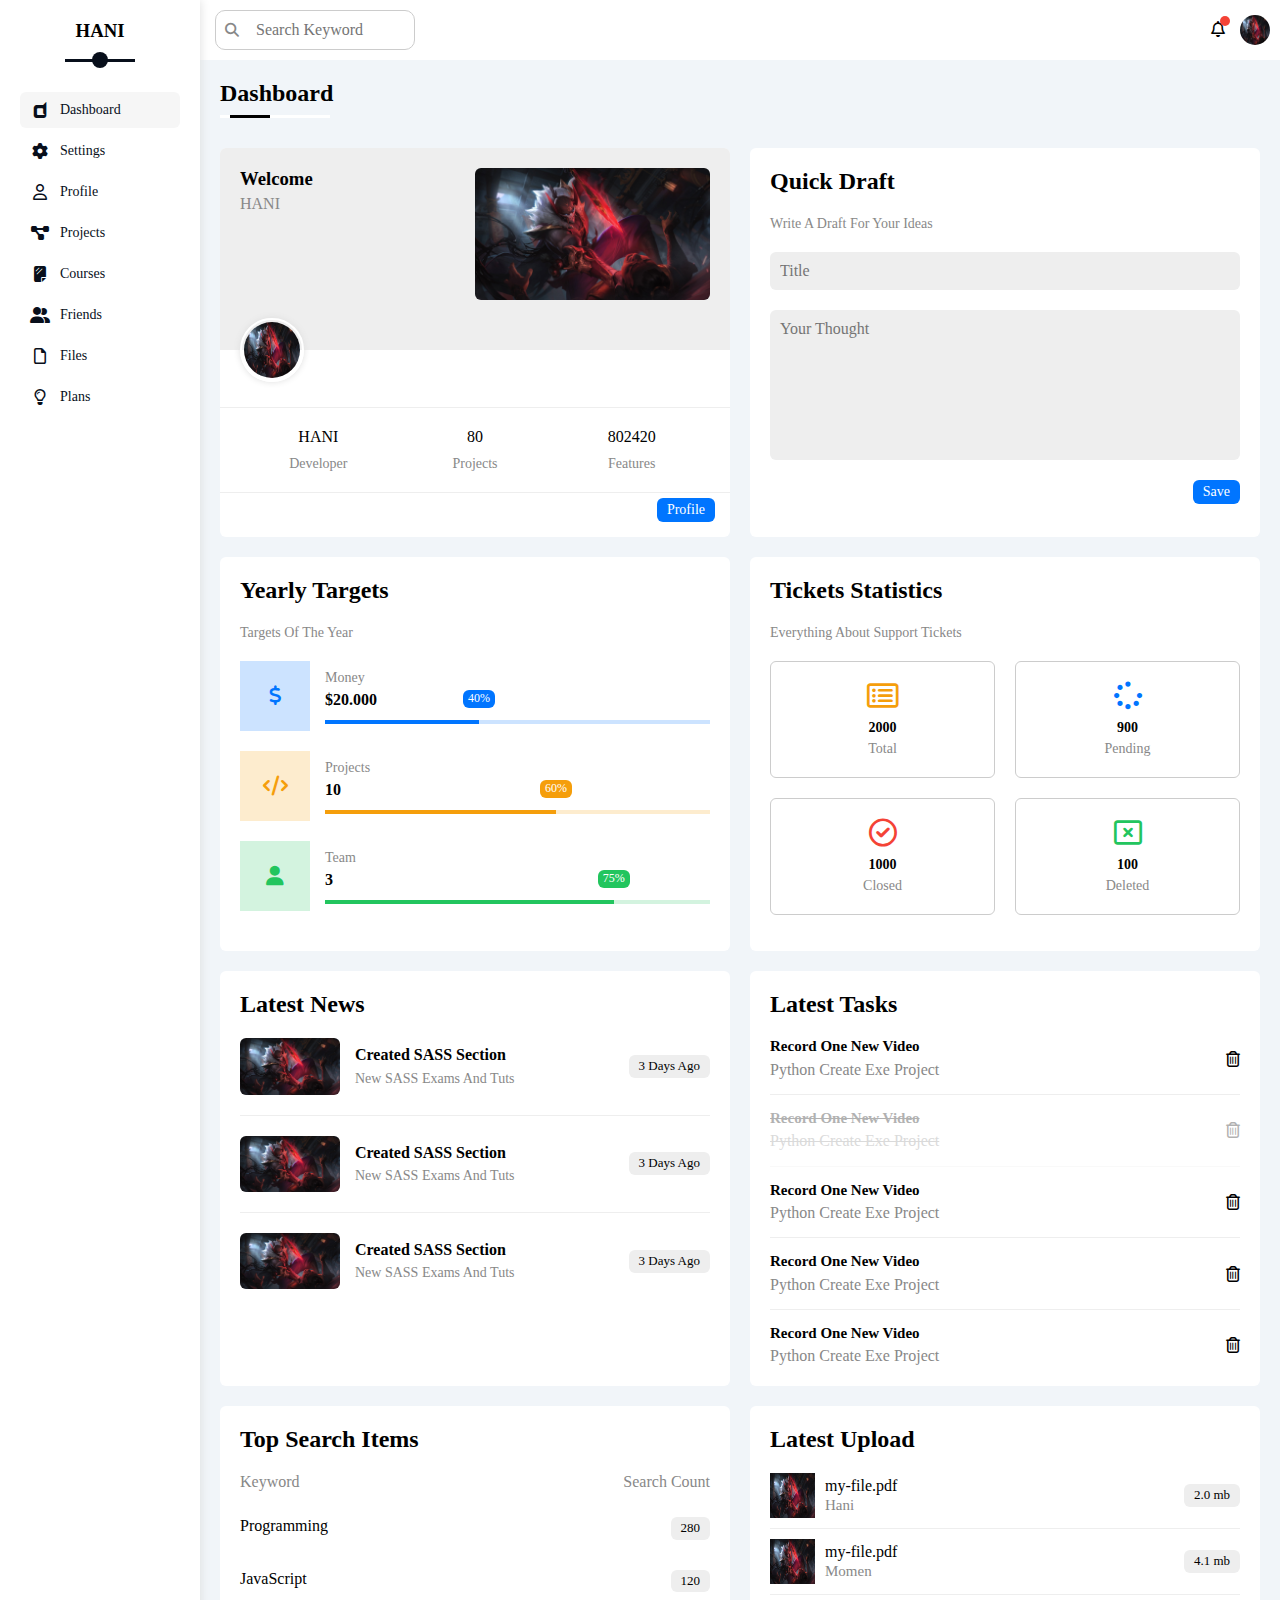
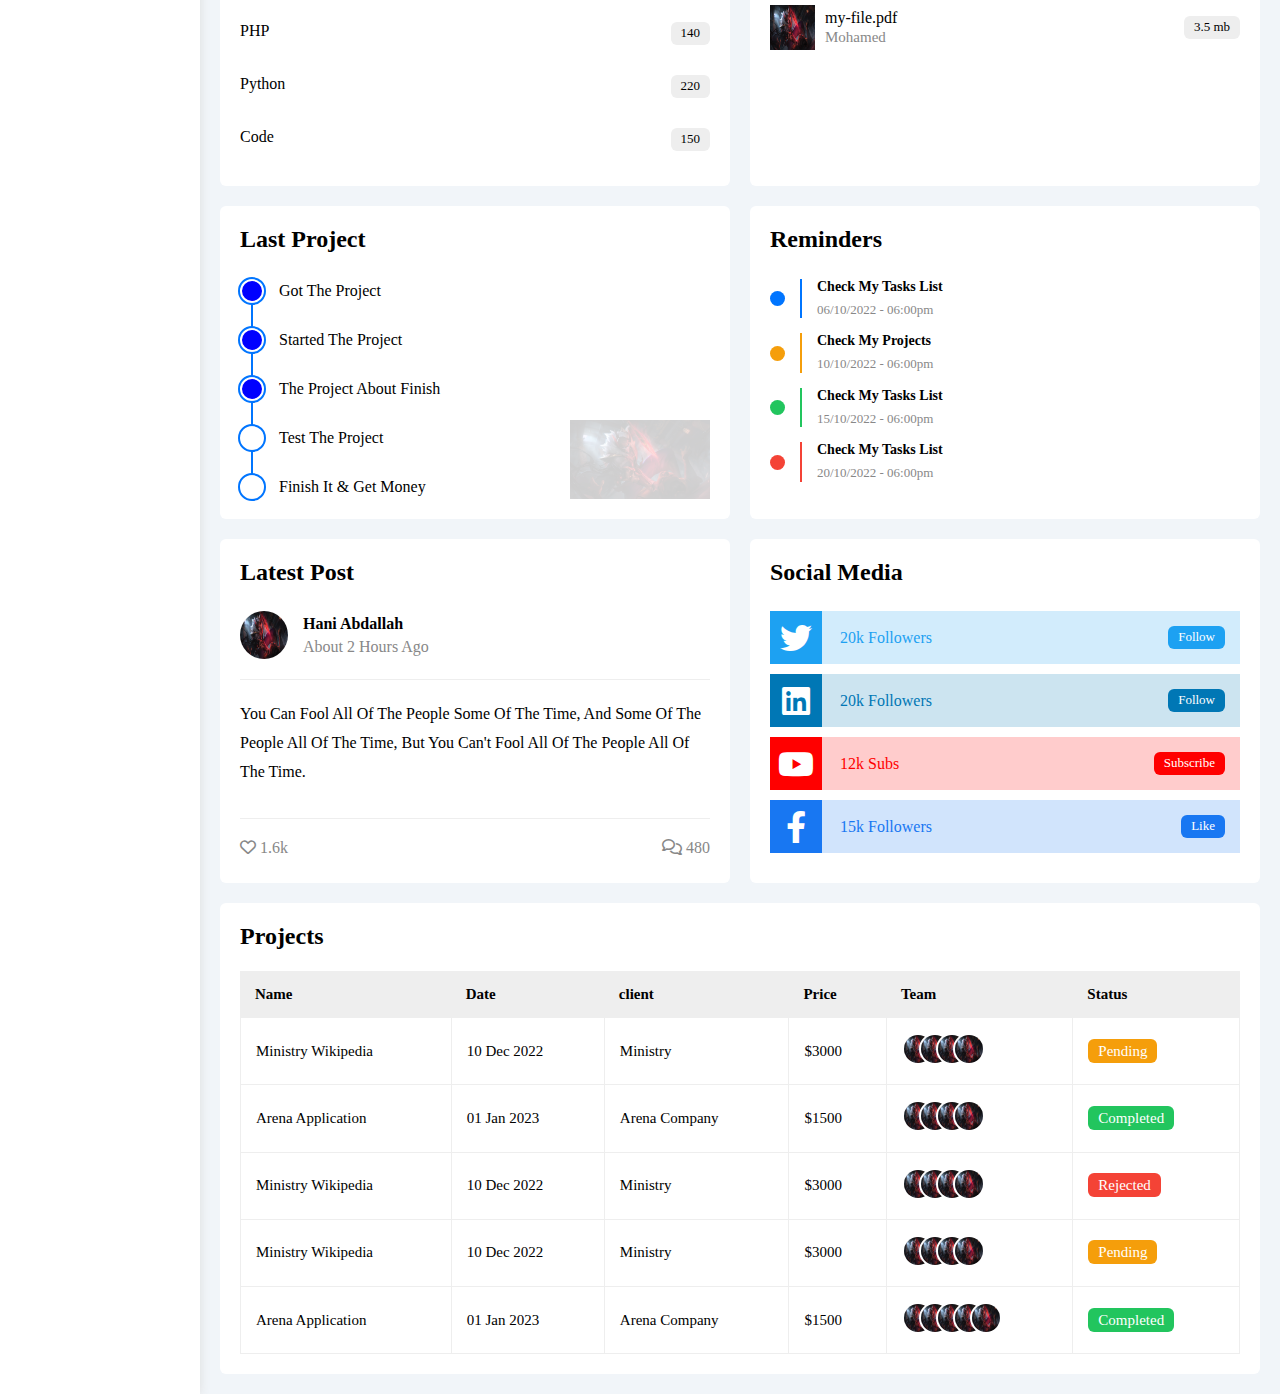
<file: index.html>
<!DOCTYPE html><html lang="en" dir="ltr"><head><meta charset="UTF-8"><meta http-equiv="X-UA-Compatible" content="IE=edge"><meta name="viewport" content="width=device-width, initial-scale=1.0"><link rel="stylesheet" href="./sass/all.min.css"><link rel="stylesheet" href="./sass/normalize.css"><link rel="stylesheet" href="./sass/myframework.css"><link rel="stylesheet" href="./sass/main.css"><title>ADMIN</title></head><body><div class="mainPage d-grid"><div class="board bg-white p-20 p-rel"><h3 class="p-rel txt-c mt-0">HANI</h3><ul><li><a class="p-10 rad-6" href="index.html" rel="noopener noreferrer"><i class="fa-brands fa-dashcube fa-fw"></i><span>Dashboard</span></a></li><li><a class="p-10 rad-6" href="settings.html" rel="noopener noreferrer"><i class="fa-solid fa-gear fa-fw"></i><span>Settings</span></a></li><li><a class="p-10 rad-6" href="profile.html" rel="noopener noreferrer"><i class="fa-regular fa-user fa-fw"></i><span>Profile</span></a></li><li><a class="p-10 rad-6" href="projects.html" rel="noopener noreferrer"><i class="fa-solid fa-diagram-project fa-fw"></i><span>Projects</span></a></li><li><a class="p-10 rad-6" href="courses.html" rel="noopener noreferrer"><i class="fa-solid fa-sheet-plastic fa-fw"></i><span>Courses</span></a></li><li><a class="p-10 rad-6" href="friends.html" rel="noopener noreferrer"><i class="fa-solid fa-user-group fa-fw"></i><span>Friends</span></a></li><li><a class="p-10 rad-6" href="files.html" rel="noopener noreferrer"><i class="fa-regular fa-file fa-fw"></i><span>Files</span></a></li><li><a class="p-10 rad-6" href="plans.html" rel="noopener noreferrer"><i class="fa-regular fa-lightbulb fa-fw"></i><span>Plans</span></a></li></ul></div><div class="web w-full"><div class="head bg-white between-flex p-10"><div class="inp p-rel"><input class="p-10" type="search" name="search" placeholder="Search Keyword"></div><div class="logs d-flex al-c"><span class="notif p-rel"><i class="fa-regular fa-bell"></i></span><img src="./imgs/land-pyke.jpg" alt="Img" srcset=""></div></div><h2 class="col p-rel">Dashboard</h2><div class="cap d-grid gap-20 mb-20"><div class="welcome bg-white txt-c-mobile block-mobile rad-6"><div class="head-line p-20 d-flex space-between bg-eee"><div class="title"><h3 class="m-0">Welcome</h3><p class="c-grey mt-5">HANI</p></div><img class="hide-mobile" src="./imgs/land-pyke.jpg" alt="" srcset=""></div><img class="avatar" src="./imgs/land-pyke.jpg" alt="" srcset=""><div class="items txt-c d-flex p-20 mt-20 block-mobile"><div class="item">HANI<p class="c-grey fs-14 mt-10">Developer</p></div><div class="item">80<p class="c-grey fs-14 mt-10">Projects</p></div><div class="item">802420<p class="c-grey fs-14 mt-10">Features</p></div></div><a class="visit d-block p-10 fs-14 btn-shape bg-blue c-white w-fit" href="#">Profile</a></div><div class="quick-draft p-20 bg-white rad-6"><h2 class="mt-0 mb-20">Quick Draft</h2><p class="mt-0 mb-20 c-grey fs-14">Write A Draft For Your Ideas</p><form action=""><input class="d-block w-full mb-20 p-10 b-none bg-eee rad-6" type="text" placeholder="Title"><textarea class="d-block w-full mb-20 p-10 b-none bg-eee rad-6" placeholder="Your Thought" name="txtarea"></textarea><input class="save d-block w-fit fs-14 c-white bg-blue b-none btn-shape" type="submit" value="Save"></form></div><div class="targets p-20 bg-white rad-6"><h2 class="mt-0 mb-20">Yearly Targets</h2><p class="mt-0 mb-20 c-grey fs-14">Targets Of The Year</p><div class="target-row mb-20 center-flex blue"><div class="icon center-flex"><i class="fa-solid fa-dollar-sign fa-lg c-blue"></i></div><div class="details"><span class="fs-14 c-grey">Money</span><span class="d-block mt-5 mb-10 fw-bold">$20.000</span><div class="progress p-rel"><span class="bg-blue blue" style="width: 40%"><span class="bg-blue">40%</span></span></div></div></div><div class="target-row mb-20 center-flex orange"><div class="icon center-flex"><i class="fa-solid fa-code fa-lg c-orange"></i></div><div class="details"><span class="fs-14 c-grey">Projects</span><span class="d-block mt-5 mb-10 fw-bold">10</span><div class="progress p-rel"><span class="bg-orange orange" style="width: 60%"><span class="bg-orange">60%</span></span></div></div></div><div class="target-row mb-20 center-flex green"><div class="icon center-flex"><i class="fa-solid fa-user fa-lg c-green"></i></div><div class="details"><span class="fs-14 c-grey">Team</span><span class="d-block mt-5 mb-10 fw-bold">3</span><div class="progress p-rel"><span class="bg-green green" style="width: 75%"><span class="bg-green">75%</span></span></div></div></div></div><div class="tickets p-20 bg-white rad-6"><h2 class="mt-0 mb-20">Tickets Statistics</h2><p class="mt-0 mb-20 c-grey fs-14">Everything About Support Tickets</p><div class="d-flex txt-c gap-20 f-wrap"><div class="box p-20 rad-6 fs-14 c-grey"><i class="fa-regular fa-rectangle-list fa-2x mb-10 c-orange"></i><span class="d-block c-black fw-bold fs-25 mb-5">2000</span>Total</div><div class="box p-20 rad-6 fs-14 c-grey"><i class="fa-solid fa-spinner fa-2x mb-10 c-blue"></i><span class="d-block c-black fw-bold fs-25 mb-5">900</span>Pending</div><div class="box p-20 rad-6 fs-14 c-grey"><i class="fa-regular fa-circle-check fa-2x mb-10 c-red"></i><span class="d-block c-black fw-bold fs-25 mb-5">1000</span>Closed</div><div class="box p-20 rad-6 fs-14 c-grey"><i class="fa-regular fa-rectangle-xmark fa-2x mb-10 c-green"></i><span class="d-block c-black fw-bold fs-25 mb-5">100</span>Deleted</div></div></div><div class="latest p-20 bg-white rad-6 txt-c-mobile"><h2 class="mt-0 mb-20">Latest News</h2><div class="news-row d-flex al-c"><img src="./imgs/land-pyke.jpg" alt="sora" srcset=""/><div class="info"><h3>Created SASS Section</h3><p class="c-grey fs-14 m-0">New SASS Exams And Tuts</p></div><div class="btn-shape fs-13 bg-eee label">3 Days Ago</div></div><div class="news-row d-flex al-c"><img src="./imgs/land-pyke.jpg" alt="sora" srcset=""/><div class="info"><h3>Created SASS Section</h3><p class="c-grey fs-14 m-0">New SASS Exams And Tuts</p></div><div class="btn-shape fs-13 bg-eee label">3 Days Ago</div></div><div class="news-row d-flex al-c"><img src="./imgs/land-pyke.jpg" alt="sora" srcset=""/><div class="info"><h3>Created SASS Section</h3><p class="c-grey fs-14 m-0">New SASS Exams And Tuts</p></div><div class="btn-shape fs-13 bg-eee label">3 Days Ago</div></div></div><div class="tasks p-20 bg-white rad-6"><h2 class="mt-0 mb-20">Latest Tasks</h2><div class="task-row between-flex"><div class="info"><h3 class="mt-0 mb-5 fs-15">Record One New Video</h3><p class="m-0 c-grey">Python Create Exe Project</p></div><i class="fa-regular fa-trash-can delete"></i></div><div class="task-row between-flex done"><div class="info"><h3 class="mt-0 mb-5 fs-15">Record One New Video</h3><p class="m-0 c-grey">Python Create Exe Project</p></div><i class="fa-regular fa-trash-can delete"></i></div><div class="task-row between-flex"><div class="info"><h3 class="mt-0 mb-5 fs-15">Record One New Video</h3><p class="m-0 c-grey">Python Create Exe Project</p></div><i class="fa-regular fa-trash-can delete"></i></div><div class="task-row between-flex"><div class="info"><h3 class="mt-0 mb-5 fs-15">Record One New Video</h3><p class="m-0 c-grey">Python Create Exe Project</p></div><i class="fa-regular fa-trash-can delete"></i></div><div class="task-row between-flex"><div class="info"><h3 class="mt-0 mb-5 fs-15">Record One New Video</h3><p class="m-0 c-grey">Python Create Exe Project</p></div><i class="fa-regular fa-trash-can delete"></i></div></div><div class="top-search p-20 bg-white rad-6"><h2 class="mt-0 mb-20">Top Search Items</h2><div class="items-head d-flex space-between c-grey mb-10"><p>Keyword</p><p>Search Count</p></div><div class="items d-flex space-between pt-15 pb-15"><span>Programming</span><span class="fs-13 bg-eee btn-shape">280</span></div><div class="items d-flex space-between pt-15 pb-15"><span>JavaScript</span><span class="fs-13 bg-eee btn-shape">120</span></div><div class="items d-flex space-between pt-15 pb-15"><span>PHP</span><span class="fs-13 bg-eee btn-shape">140</span></div><div class="items d-flex space-between pt-15 pb-15"><span>Python</span><span class="fs-13 bg-eee btn-shape">220</span></div><div class="items d-flex space-between pt-15 pb-15"><span>Code</span><span class="fs-13 bg-eee btn-shape">150</span></div></div><div class="latest-upload p-20 bg-white rad-6"><h2 class="mt-0 mb-20">Latest Upload</h2><ul class="m-0"><li class="between-flex pb-10 mb-10"><div class="d-flex al-c"><img class="mr-10 w-full" src="imgs/land-pyke.jpg" alt="" srcset=""/><div><p>my-file.pdf</p><span class="fs-15 c-grey">Hani</span></div></div><p class="fs-13 btn-shape bg-eee">2.0 mb</p></li><li class="between-flex pb-10 mb-10"><div class="d-flex al-c"><img class="mr-10 w-full" src="imgs/land-pyke.jpg" alt="" srcset=""/><div><p>my-file.pdf</p><span class="fs-15 c-grey">Momen</span></div></div><p class="fs-13 btn-shape bg-eee">4.1 mb</p></li><li class="between-flex pb-10 mb-10"><div class="d-flex al-c"><img class="mr-10 w-full" src="imgs/land-pyke.jpg" alt="" srcset=""/><div><p>my-file.pdf</p><span class="fs-15 c-grey">Mohamed</span></div></div><p class="fs-13 btn-shape bg-eee">3.5 mb</p></li></ul></div><div class="last-project p-20 bg-white rad-6 p-rel"><h2 class="mt-0 mb-20">Last Project</h2><ul class="m-0 p-rel"><li class="mt-25 d-flex al-c done">Got The Project</li><li class="mt-25 d-flex al-c done">Started The Project</li><li class="mt-25 d-flex al-c done">The Project About Finish</li><li class="mt-25 d-flex al-c current">Test The Project</li><li class="mt-25 d-flex al-c">Finish It & Get Money</li></ul><img class="launch-ic hide-mobile" src="imgs/land-pyke.jpg" alt="" srcset=""></div><div class="reminders p-20 bg-white rad-6 p-rel"><h2 class="mt-0 mb-25">Reminders</h2><ul class="m-0"><li class="d-flex al-c mt-15"><span class="key bg-blue mr-15 d-block rad-half"></span><div class="pl-15 blue"><p class="fs-14 fw-bold mt-0 mb-5">Check My Tasks List</p><span class="fs-13 c-grey">06/10/2022 - 06:00pm</span></div></li><li class="d-flex al-c mt-15"><span class="key bg-orange mr-15 d-block rad-half"></span><div class="pl-15 orange"><p class="fs-14 fw-bold mt-0 mb-5">Check My Projects</p><span class="fs-13 c-grey">10/10/2022 - 06:00pm</span></div></li><li class="d-flex al-c mt-15"><span class="key bg-green mr-15 d-block rad-half"></span><div class="pl-15 green"><p class="fs-14 fw-bold mt-0 mb-5">Check My Tasks List</p><span class="fs-13 c-grey">15/10/2022 - 06:00pm</span></div></li><li class="d-flex al-c mt-15"><span class="key bg-red mr-15 d-block rad-half"></span><div class="pl-15 red"><p class="fs-14 fw-bold mt-0 mb-5">Check My Tasks List</p><span class="fs-13 c-grey">20/10/2022 - 06:00pm</span></div></li></ul></div><div class="latest-post p-20 bg-white rad-6 p-rel"><h2 class="mt-0 mb-25">Latest Post</h2><div class="top d-flex al-c"><img class="avatar rad-half mr-15" src="imgs/land-pyke.jpg" alt="" srcset=""><div class="info"><p class="mb-5 fw-bold">Hani Abdallah</p><span class="c-grey">About 2 Hours Ago</span></div></div><div class="post-content txt-c-mobile pt-20 pb-20 mt-20 mb-20">You can fool all of the people some of the time, and some of the people all of the time, but you can't fool all of the people all of the time.</div><div class="post-stats between-flex c-grey"><div><i class="fa-regular fa-heart"></i><span> 1.6k</span></div><div><i class="fa-regular fa-comments"></i><span> 480</span></div></div></div><div class="social-media p-20 bg-white rad-6 p-rel"><h2 class="mt-0 mb-25">Social Media</h2><div class="box twitter p-15 p-rel mb-10 between-flex"><i class="fa-brands fa-twitter fa-2x center-flex c-white h-full"></i><span>20k Followers</span><a class="fs-13 btn-shape c-white" href="#">Follow</a></div><div class="box linkedin p-15 p-rel mb-10 between-flex"><i class="fa-brands fa-linkedin fa-2x center-flex c-white h-full"></i><span>20k Followers</span><a class="fs-13 btn-shape c-white" href="#">Follow</a></div><div class="box youtube p-15 p-rel mb-10 between-flex"><i class="fa-brands fa-youtube fa-2x center-flex c-white h-full"></i><span>12k Subs</span><a class="fs-13 btn-shape c-white" href="#">Subscribe</a></div><div class="box facebook p-15 p-rel mb-10 between-flex"><i class="fa-brands fa-facebook-f fa-2x center-flex c-white h-full"></i><span>15k Followers</span><a class="fs-13 btn-shape c-white" href="#">Like</a></div></div></div><div class="projects p-20 bg-white rad-6 m-20"><h2 class="mt-0 mb-20">Projects</h2><div class="resp-table"><table class="fs-15 w-full"><thead><tr><td>Name</td><td>Date</td><td>client</td><td>Price</td><td>Team</td><td>Status</td></tr></thead><tbody><tr><td>Ministry Wikipedia</td><td>10 Dec 2022</td><td>Ministry</td><td>$3000</td><td><img src="imgs/land-pyke.jpg" alt="" srcset=""/><img src="imgs/land-pyke.jpg" alt="" srcset=""/><img src="imgs/land-pyke.jpg" alt="" srcset=""/><img src="imgs/land-pyke.jpg" alt="" srcset=""/></td><td><span class="label btn-shape bg-orange c-white">Pending</span></td></tr><tr><td>Arena Application</td><td>01 Jan 2023</td><td>Arena Company</td><td>$1500</td><td><img src="imgs/land-pyke.jpg" alt="" srcset=""/><img src="imgs/land-pyke.jpg" alt="" srcset=""/><img src="imgs/land-pyke.jpg" alt="" srcset=""/><img src="imgs/land-pyke.jpg" alt="" srcset=""/></td><td><span class="label btn-shape bg-green c-white">Completed</span></td></tr><tr><td>Ministry Wikipedia</td><td>10 Dec 2022</td><td>Ministry</td><td>$3000</td><td><img src="imgs/land-pyke.jpg" alt="" srcset=""/><img src="imgs/land-pyke.jpg" alt="" srcset=""/><img src="imgs/land-pyke.jpg" alt="" srcset=""/><img src="imgs/land-pyke.jpg" alt="" srcset=""/></td><td><span class="label btn-shape bg-red c-white">Rejected</span></td></tr><tr><td>Ministry Wikipedia</td><td>10 Dec 2022</td><td>Ministry</td><td>$3000</td><td><img src="imgs/land-pyke.jpg" alt="" srcset=""/><img src="imgs/land-pyke.jpg" alt="" srcset=""/><img src="imgs/land-pyke.jpg" alt="" srcset=""/><img src="imgs/land-pyke.jpg" alt="" srcset=""/></td><td><span class="label btn-shape bg-orange c-white">Pending</span></td></tr><tr><td>Arena Application</td><td>01 Jan 2023</td><td>Arena Company</td><td>$1500</td><td><img src="imgs/land-pyke.jpg" alt="" srcset=""><img src="imgs/land-pyke.jpg" alt="" srcset=""><img src="imgs/land-pyke.jpg" alt="" srcset=""><img src="imgs/land-pyke.jpg" alt="" srcset=""><img src="imgs/land-pyke.jpg" alt="" srcset=""></td><td><span class="label btn-shape bg-green c-white">Completed</span></td></tr></tbody></table></div></div></div></div><script src="js/main.js"></script></body></html>
</file>
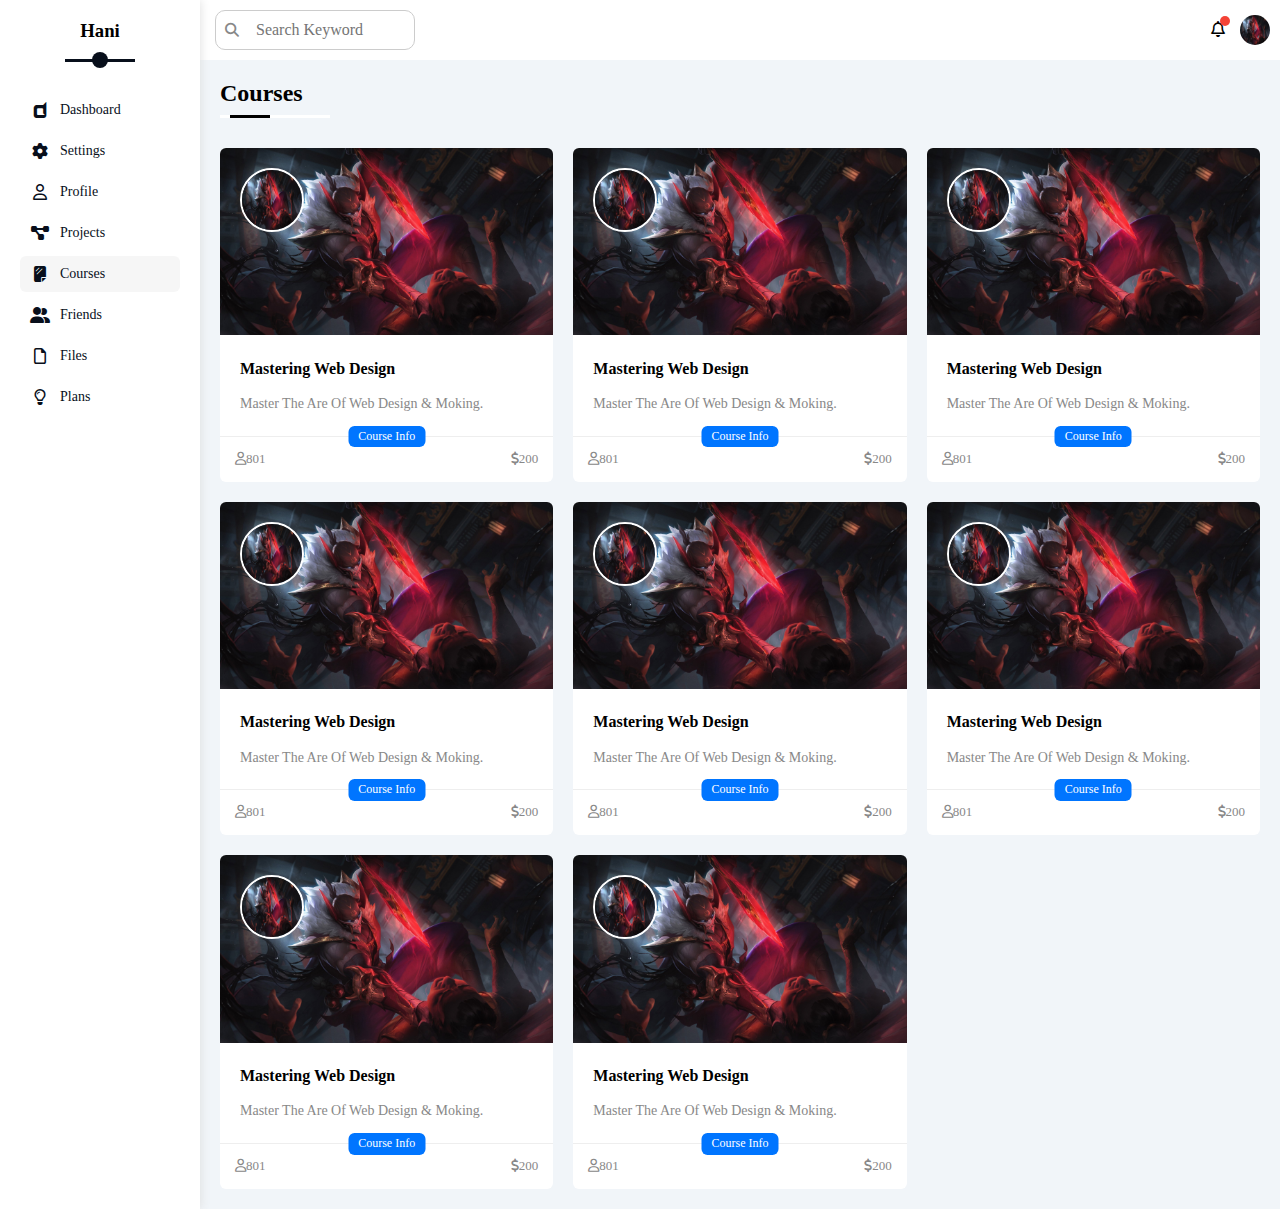
<file: courses.html>
<!DOCTYPE html>
<html lang="en" dir="ltr">
  <head>
    <meta charset="UTF-8" />
    <meta http-equiv="X-UA-Compatible" content="IE=edge" />
    <meta name="viewport" content="width=device-width, initial-scale=1.0" />
    <link rel="stylesheet" href="./sass/all.min.css" />
    <link rel="stylesheet" href="./sass/normalize.css" />
    <link rel="stylesheet" href="./sass/myframework.css" />
    <link rel="stylesheet" href="./sass/main.css" />
    <title>Courses</title>
  </head>
  <body>
    <div class="mainPage d-grid">
      <div class="board bg-white p-20 p-rel">
        <h3 class="p-rel txt-c mt-0">Hani</h3>
        <ul>
          <li>
            <a class="p-10 rad-6" href="index.html" rel="noopener noreferrer"
              ><i class="fa-brands fa-dashcube fa-fw"></i
              ><span>Dashboard</span></a
            >
          </li>
          <li>
            <a class="p-10 rad-6" href="settings.html" rel="noopener noreferrer"
              ><i class="fa-solid fa-gear fa-fw"></i><span>Settings</span></a
            >
          </li>
          <li>
            <a class="p-10 rad-6" href="profile.html" rel="noopener noreferrer"
              ><i class="fa-regular fa-user fa-fw"></i><span>Profile</span></a
            >
          </li>
          <li>
            <a class="p-10 rad-6" href="projects.html" rel="noopener noreferrer"
              ><i class="fa-solid fa-diagram-project fa-fw"></i
              ><span>Projects</span></a
            >
          </li>
          <li>
            <a
              class="active p-10 rad-6"
              href="courses.html"
              rel="noopener noreferrer"
              ><i class="fa-solid fa-sheet-plastic fa-fw"></i
              ><span>Courses</span></a
            >
          </li>
          <li>
            <a class="p-10 rad-6" href="friends.html" rel="noopener noreferrer"
              ><i class="fa-solid fa-user-group fa-fw"></i
              ><span>Friends</span></a
            >
          </li>
          <li>
            <a class="p-10 rad-6" href="files.html" rel="noopener noreferrer"
              ><i class="fa-regular fa-file fa-fw"></i><span>Files</span></a
            >
          </li>
          <li>
            <a class="p-10 rad-6" href="plans.html" rel="noopener noreferrer"
              ><i class="fa-regular fa-lightbulb fa-fw"></i
              ><span>Plans</span></a
            >
          </li>
        </ul>
      </div>
      <div class="web w-full">
        <div class="head bg-white between-flex p-10">
          <div class="inp p-rel">
            <input
              class="p-10"
              type="search"
              name="search"
              placeholder="Search Keyword"
            />
          </div>
          <div class="logs d-flex al-c">
            <span class="notif p-rel">
              <i class="fa-regular fa-bell"></i>
            </span>
            <img src="./imgs/land-pyke.jpg" alt="Img" srcset="" />
          </div>
        </div>

        <h2 class="col p-rel">Courses</h2>
        <div class="courses-page m-20 d-grid gap-20">
          <div class="course bg-white p-rel rad-6">
            <img src="imgs/land-pyke.jpg" alt="cover" class="cover" />
            <img src="imgs/land-pyke.jpg" alt="cover" class="instructor" />
            <div class="p-20">
              <h4 class="m-0">Mastering Web Design</h4>
              <p class="description mt-15 fs-14 c-grey">
                Master The Are Of Web Design & Moking.
              </p>
            </div>
            <div class="info p-rel between-flex p-15 fs-13">
              <span class="title bg-blue c-white btn-shape">Course Info</span>
              <span class="c-grey">
                <i class="fa-regular fa-user"></i>801
              </span>
              <span class="c-grey">
                <i class="fa-solid fa-dollar-sign"></i>200
              </span>
            </div>
          </div>
          <div class="course bg-white p-rel rad-6">
            <img src="imgs/land-pyke.jpg" alt="cover" class="cover" />
            <img src="imgs/land-pyke.jpg" alt="cover" class="instructor" />
            <div class="p-20">
              <h4 class="m-0">Mastering Web Design</h4>
              <p class="description mt-15 fs-14 c-grey">
                Master The Are Of Web Design & Moking.
              </p>
            </div>
            <div class="info p-rel between-flex p-15 fs-13">
              <span class="title bg-blue c-white btn-shape">Course Info</span>
              <span class="c-grey">
                <i class="fa-regular fa-user"></i>801
              </span>
              <span class="c-grey">
                <i class="fa-solid fa-dollar-sign"></i>200
              </span>
            </div>
          </div>
          <div class="course bg-white p-rel rad-6">
            <img src="imgs/land-pyke.jpg" alt="cover" class="cover" />
            <img src="imgs/land-pyke.jpg" alt="cover" class="instructor" />
            <div class="p-20">
              <h4 class="m-0">Mastering Web Design</h4>
              <p class="description mt-15 fs-14 c-grey">
                Master The Are Of Web Design & Moking.
              </p>
            </div>
            <div class="info p-rel between-flex p-15 fs-13">
              <span class="title bg-blue c-white btn-shape">Course Info</span>
              <span class="c-grey">
                <i class="fa-regular fa-user"></i>801
              </span>
              <span class="c-grey">
                <i class="fa-solid fa-dollar-sign"></i>200
              </span>
            </div>
          </div>
          <div class="course bg-white p-rel rad-6">
            <img src="imgs/land-pyke.jpg" alt="cover" class="cover" />
            <img src="imgs/land-pyke.jpg" alt="cover" class="instructor" />
            <div class="p-20">
              <h4 class="m-0">Mastering Web Design</h4>
              <p class="description mt-15 fs-14 c-grey">
                Master The Are Of Web Design & Moking.
              </p>
            </div>
            <div class="info p-rel between-flex p-15 fs-13">
              <span class="title bg-blue c-white btn-shape">Course Info</span>
              <span class="c-grey">
                <i class="fa-regular fa-user"></i>801
              </span>
              <span class="c-grey">
                <i class="fa-solid fa-dollar-sign"></i>200
              </span>
            </div>
          </div>
          <div class="course bg-white p-rel rad-6">
            <img src="imgs/land-pyke.jpg" alt="cover" class="cover" />
            <img src="imgs/land-pyke.jpg" alt="cover" class="instructor" />
            <div class="p-20">
              <h4 class="m-0">Mastering Web Design</h4>
              <p class="description mt-15 fs-14 c-grey">
                Master The Are Of Web Design & Moking.
              </p>
            </div>
            <div class="info p-rel between-flex p-15 fs-13">
              <span class="title bg-blue c-white btn-shape">Course Info</span>
              <span class="c-grey">
                <i class="fa-regular fa-user"></i>801
              </span>
              <span class="c-grey">
                <i class="fa-solid fa-dollar-sign"></i>200
              </span>
            </div>
          </div>
          <div class="course bg-white p-rel rad-6">
            <img src="imgs/land-pyke.jpg" alt="cover" class="cover" />
            <img src="imgs/land-pyke.jpg" alt="cover" class="instructor" />
            <div class="p-20">
              <h4 class="m-0">Mastering Web Design</h4>
              <p class="description mt-15 fs-14 c-grey">
                Master The Are Of Web Design & Moking.
              </p>
            </div>
            <div class="info p-rel between-flex p-15 fs-13">
              <span class="title bg-blue c-white btn-shape">Course Info</span>
              <span class="c-grey">
                <i class="fa-regular fa-user"></i>801
              </span>
              <span class="c-grey">
                <i class="fa-solid fa-dollar-sign"></i>200
              </span>
            </div>
          </div>
          <div class="course bg-white p-rel rad-6">
            <img src="imgs/land-pyke.jpg" alt="cover" class="cover" />
            <img src="imgs/land-pyke.jpg" alt="cover" class="instructor" />
            <div class="p-20">
              <h4 class="m-0">Mastering Web Design</h4>
              <p class="description mt-15 fs-14 c-grey">
                Master The Are Of Web Design & Moking.
              </p>
            </div>
            <div class="info p-rel between-flex p-15 fs-13">
              <span class="title bg-blue c-white btn-shape">Course Info</span>
              <span class="c-grey">
                <i class="fa-regular fa-user"></i>801
              </span>
              <span class="c-grey">
                <i class="fa-solid fa-dollar-sign"></i>200
              </span>
            </div>
          </div>
          <div class="course bg-white p-rel rad-6">
            <img src="imgs/land-pyke.jpg" alt="cover" class="cover" />
            <img src="imgs/land-pyke.jpg" alt="cover" class="instructor" />
            <div class="p-20">
              <h4 class="m-0">Mastering Web Design</h4>
              <p class="description mt-15 fs-14 c-grey">
                Master The Are Of Web Design & Moking.
              </p>
            </div>
            <div class="info p-rel between-flex p-15 fs-13">
              <span class="title bg-blue c-white btn-shape">Course Info</span>
              <span class="c-grey">
                <i class="fa-regular fa-user"></i>801
              </span>
              <span class="c-grey">
                <i class="fa-solid fa-dollar-sign"></i>200
              </span>
            </div>
          </div>
        </div>
      </div>
    </div>
    <script src="js/main.js"></script>
  </body>
</html>
</file>
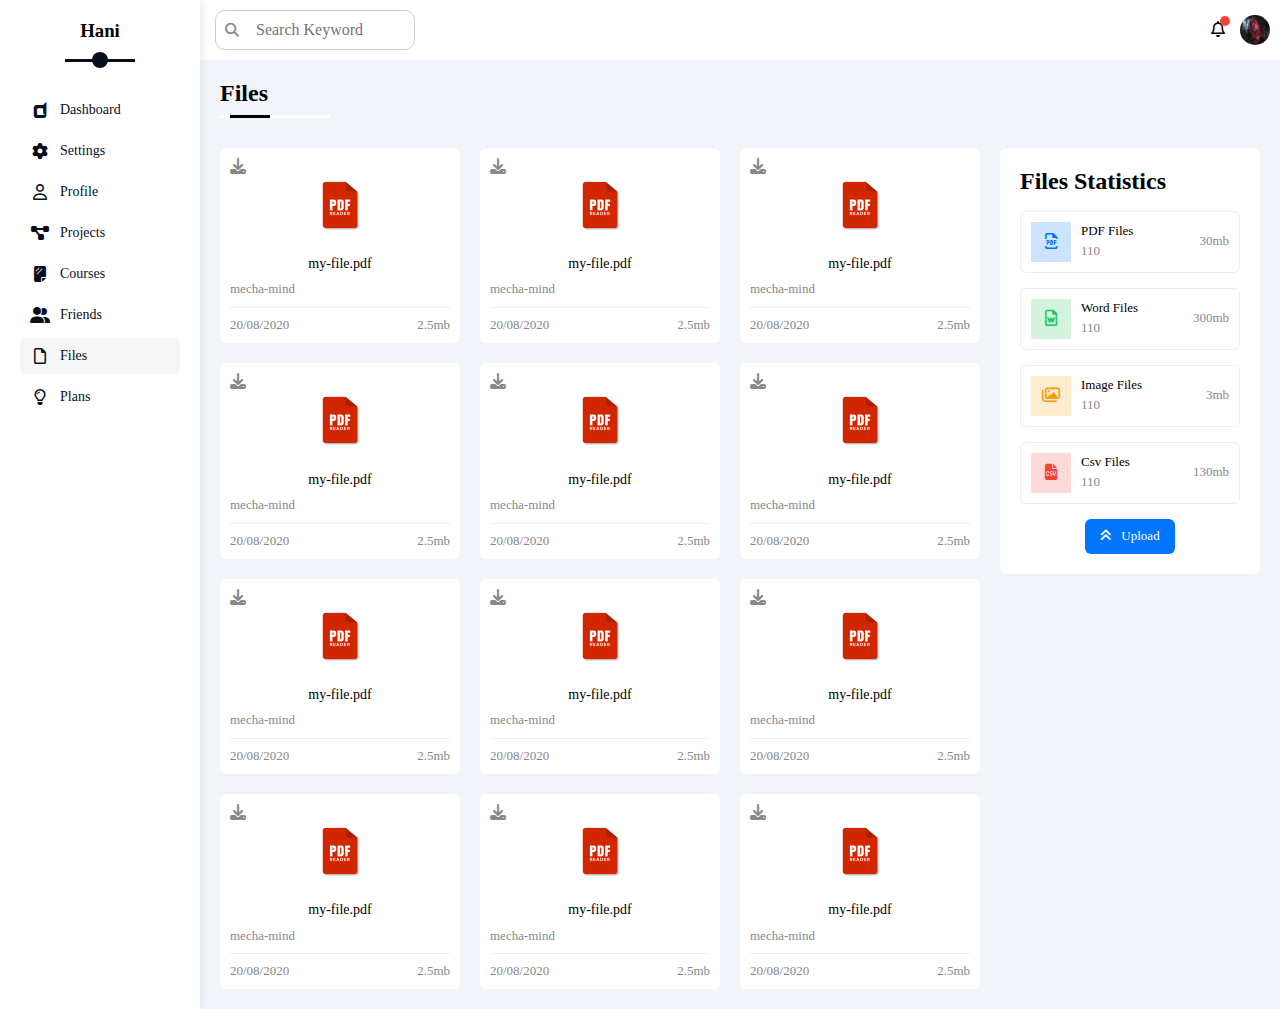
<file: files.html>
<!DOCTYPE html>
<html lang="en" dir="ltr">
  <head>
    <meta charset="UTF-8" />
    <meta http-equiv="X-UA-Compatible" content="IE=edge" />
    <meta name="viewport" content="width=device-width, initial-scale=1.0" />
    <link rel="stylesheet" href="./sass/all.min.css" />
    <link rel="stylesheet" href="./sass/normalize.css" />
    <link rel="stylesheet" href="./sass/myframework.css" />
    <link rel="stylesheet" href="./sass/main.css" />
    <title>Files</title>
  </head>
  <body>
    <div class="mainPage d-grid">
      <div class="board bg-white p-20 p-rel">
        <h3 class="p-rel txt-c mt-0">Hani</h3>
        <ul>
          <li>
            <a class="p-10 rad-6" href="index.html" rel="noopener noreferrer"
              ><i class="fa-brands fa-dashcube fa-fw"></i
              ><span>Dashboard</span></a
            >
          </li>
          <li>
            <a class="p-10 rad-6" href="settings.html" rel="noopener noreferrer"
              ><i class="fa-solid fa-gear fa-fw"></i><span>Settings</span></a
            >
          </li>
          <li>
            <a class="p-10 rad-6" href="profile.html" rel="noopener noreferrer"
              ><i class="fa-regular fa-user fa-fw"></i><span>Profile</span></a
            >
          </li>
          <li>
            <a class="p-10 rad-6" href="projects.html" rel="noopener noreferrer"
              ><i class="fa-solid fa-diagram-project fa-fw"></i
              ><span>Projects</span></a
            >
          </li>
          <li>
            <a class="p-10 rad-6" href="courses.html" rel="noopener noreferrer"
              ><i class="fa-solid fa-sheet-plastic fa-fw"></i
              ><span>Courses</span></a
            >
          </li>
          <li>
            <a class="p-10 rad-6" href="friends.html" rel="noopener noreferrer"
              ><i class="fa-solid fa-user-group fa-fw"></i
              ><span>Friends</span></a
            >
          </li>
          <li>
            <a class="p-10 rad-6" href="files.html" rel="noopener noreferrer"
              ><i class="fa-regular fa-file fa-fw"></i><span>Files</span></a
            >
          </li>
          <li>
            <a class="p-10 rad-6" href="plans.html" rel="noopener noreferrer"
              ><i class="fa-regular fa-lightbulb fa-fw"></i
              ><span>Plans</span></a
            >
          </li>
        </ul>
      </div>
      <div class="web w-full">
        <div class="head bg-white between-flex p-10">
          <div class="inp p-rel">
            <input
              class="p-10"
              type="search"
              name="search"
              placeholder="Search Keyword"
            />
          </div>
          <div class="logs d-flex al-c">
            <span class="notif p-rel">
              <i class="fa-regular fa-bell"></i>
            </span>
            <img src="./imgs/land-pyke.jpg" alt="Img" srcset="" />
          </div>
        </div>

        <h2 class="col p-rel">Files</h2>
        <div class="files-page m-20 d-flex gap-20">
          <div class="files-stats p-20 bg-white rad-6">
            <h2 class="mt-0 mb-15 txt-c-mobile">Files Statistics</h2>
            <div class="d-flex al-c b-eee p-10 rad-6 fs-13 mb-15">
              <i
                class="fa-regular fa-file-pdf fa-lg blue center-flex c-blue icon"
              ></i>
              <div class="info">
                <span>PDF Files</span>
                <span class="c-grey d-block mt-5">110</span>
              </div>
              <div class="size c-grey">30mb</div>
            </div>
            <div class="d-flex al-c b-eee p-10 rad-6 fs-13 mb-15">
              <i
                class="fa-regular fa-file-word fa-lg green center-flex c-green icon"
              ></i>
              <div class="info">
                <span>Word Files</span>
                <span class="c-grey d-block mt-5">110</span>
              </div>
              <div class="size c-grey">300mb</div>
            </div>
            <div class="d-flex al-c b-eee p-10 rad-6 fs-13 mb-15">
              <i
                class="fa-regular fa-images fa-lg orange center-flex c-orange icon"
              ></i>
              <div class="info">
                <span>Image Files</span>
                <span class="c-grey d-block mt-5">110</span>
              </div>
              <div class="size c-grey">3mb</div>
            </div>
            <div class="d-flex al-c b-eee p-10 rad-6 fs-13 mb-15">
              <i
                class="fa-solid fa-file-csv fa-lg red center-flex c-red icon"
              ></i>
              <div class="info">
                <span>Csv Files</span>
                <span class="c-grey d-block mt-5">110</span>
              </div>
              <div class="size c-grey">130mb</div>
            </div>
            <a
              href="#"
              class="upload bg-blue c-white fs-13 rad-6 d-block w-fit"
            >
              <i class="fa-solid fa-angles-up mr-10"></i>Upload
            </a>
          </div>
          <div class="files-content d-grid gap-20">
            <div class="file bg-white p-10 rad-6">
              <i class="fa-solid fa-download c-grey p-aps"></i>
              <div class="icon txt-c">
                <img src="imgs/unnamed.png" alt="icon" class="mt-15 mb-15" />
              </div>
              <div class="txt-c fs-14 mb-10">my-file.pdf</div>
              <p class="c-grey fs-13">mecha-mind</p>
              <div class="info between-flex mt-10 pt-10 fs-13 c-grey">
                <span>20/08/2020</span>
                <span>2.5mb</span>
              </div>
            </div>
            <div class="file bg-white p-10 rad-6">
              <i class="fa-solid fa-download c-grey p-aps"></i>
              <div class="icon txt-c">
                <img src="imgs/unnamed.png" alt="icon" class="mt-15 mb-15" />
              </div>
              <div class="txt-c fs-14 mb-10">my-file.pdf</div>
              <p class="c-grey fs-13">mecha-mind</p>
              <div class="info between-flex mt-10 pt-10 fs-13 c-grey">
                <span>20/08/2020</span>
                <span>2.5mb</span>
              </div>
            </div>
            <div class="file bg-white p-10 rad-6">
              <i class="fa-solid fa-download c-grey p-aps"></i>
              <div class="icon txt-c">
                <img src="imgs/unnamed.png" alt="icon" class="mt-15 mb-15" />
              </div>
              <div class="txt-c fs-14 mb-10">my-file.pdf</div>
              <p class="c-grey fs-13">mecha-mind</p>
              <div class="info between-flex mt-10 pt-10 fs-13 c-grey">
                <span>20/08/2020</span>
                <span>2.5mb</span>
              </div>
            </div>
            <div class="file bg-white p-10 rad-6">
              <i class="fa-solid fa-download c-grey p-aps"></i>
              <div class="icon txt-c">
                <img src="imgs/unnamed.png" alt="icon" class="mt-15 mb-15" />
              </div>
              <div class="txt-c fs-14 mb-10">my-file.pdf</div>
              <p class="c-grey fs-13">mecha-mind</p>
              <div class="info between-flex mt-10 pt-10 fs-13 c-grey">
                <span>20/08/2020</span>
                <span>2.5mb</span>
              </div>
            </div>
            <div class="file bg-white p-10 rad-6">
              <i class="fa-solid fa-download c-grey p-aps"></i>
              <div class="icon txt-c">
                <img src="imgs/unnamed.png" alt="icon" class="mt-15 mb-15" />
              </div>
              <div class="txt-c fs-14 mb-10">my-file.pdf</div>
              <p class="c-grey fs-13">mecha-mind</p>
              <div class="info between-flex mt-10 pt-10 fs-13 c-grey">
                <span>20/08/2020</span>
                <span>2.5mb</span>
              </div>
            </div>
            <div class="file bg-white p-10 rad-6">
              <i class="fa-solid fa-download c-grey p-aps"></i>
              <div class="icon txt-c">
                <img src="imgs/unnamed.png" alt="icon" class="mt-15 mb-15" />
              </div>
              <div class="txt-c fs-14 mb-10">my-file.pdf</div>
              <p class="c-grey fs-13">mecha-mind</p>
              <div class="info between-flex mt-10 pt-10 fs-13 c-grey">
                <span>20/08/2020</span>
                <span>2.5mb</span>
              </div>
            </div>
            <div class="file bg-white p-10 rad-6">
              <i class="fa-solid fa-download c-grey p-aps"></i>
              <div class="icon txt-c">
                <img src="imgs/unnamed.png" alt="icon" class="mt-15 mb-15" />
              </div>
              <div class="txt-c fs-14 mb-10">my-file.pdf</div>
              <p class="c-grey fs-13">mecha-mind</p>
              <div class="info between-flex mt-10 pt-10 fs-13 c-grey">
                <span>20/08/2020</span>
                <span>2.5mb</span>
              </div>
            </div>
            <div class="file bg-white p-10 rad-6">
              <i class="fa-solid fa-download c-grey p-aps"></i>
              <div class="icon txt-c">
                <img src="imgs/unnamed.png" alt="icon" class="mt-15 mb-15" />
              </div>
              <div class="txt-c fs-14 mb-10">my-file.pdf</div>
              <p class="c-grey fs-13">mecha-mind</p>
              <div class="info between-flex mt-10 pt-10 fs-13 c-grey">
                <span>20/08/2020</span>
                <span>2.5mb</span>
              </div>
            </div>
            <div class="file bg-white p-10 rad-6">
              <i class="fa-solid fa-download c-grey p-aps"></i>
              <div class="icon txt-c">
                <img src="imgs/unnamed.png" alt="icon" class="mt-15 mb-15" />
              </div>
              <div class="txt-c fs-14 mb-10">my-file.pdf</div>
              <p class="c-grey fs-13">mecha-mind</p>
              <div class="info between-flex mt-10 pt-10 fs-13 c-grey">
                <span>20/08/2020</span>
                <span>2.5mb</span>
              </div>
            </div>
            <div class="file bg-white p-10 rad-6">
              <i class="fa-solid fa-download c-grey p-aps"></i>
              <div class="icon txt-c">
                <img src="imgs/unnamed.png" alt="icon" class="mt-15 mb-15" />
              </div>
              <div class="txt-c fs-14 mb-10">my-file.pdf</div>
              <p class="c-grey fs-13">mecha-mind</p>
              <div class="info between-flex mt-10 pt-10 fs-13 c-grey">
                <span>20/08/2020</span>
                <span>2.5mb</span>
              </div>
            </div>
            <div class="file bg-white p-10 rad-6">
              <i class="fa-solid fa-download c-grey p-aps"></i>
              <div class="icon txt-c">
                <img src="imgs/unnamed.png" alt="icon" class="mt-15 mb-15" />
              </div>
              <div class="txt-c fs-14 mb-10">my-file.pdf</div>
              <p class="c-grey fs-13">mecha-mind</p>
              <div class="info between-flex mt-10 pt-10 fs-13 c-grey">
                <span>20/08/2020</span>
                <span>2.5mb</span>
              </div>
            </div>
            <div class="file bg-white p-10 rad-6">
              <i class="fa-solid fa-download c-grey p-aps"></i>
              <div class="icon txt-c">
                <img src="imgs/unnamed.png" alt="icon" class="mt-15 mb-15" />
              </div>
              <div class="txt-c fs-14 mb-10">my-file.pdf</div>
              <p class="c-grey fs-13">mecha-mind</p>
              <div class="info between-flex mt-10 pt-10 fs-13 c-grey">
                <span>20/08/2020</span>
                <span>2.5mb</span>
              </div>
            </div>
          </div>
        </div>
      </div>
    </div>
    <script src="js/main.js"></script>
  </body>
</html>
</file>
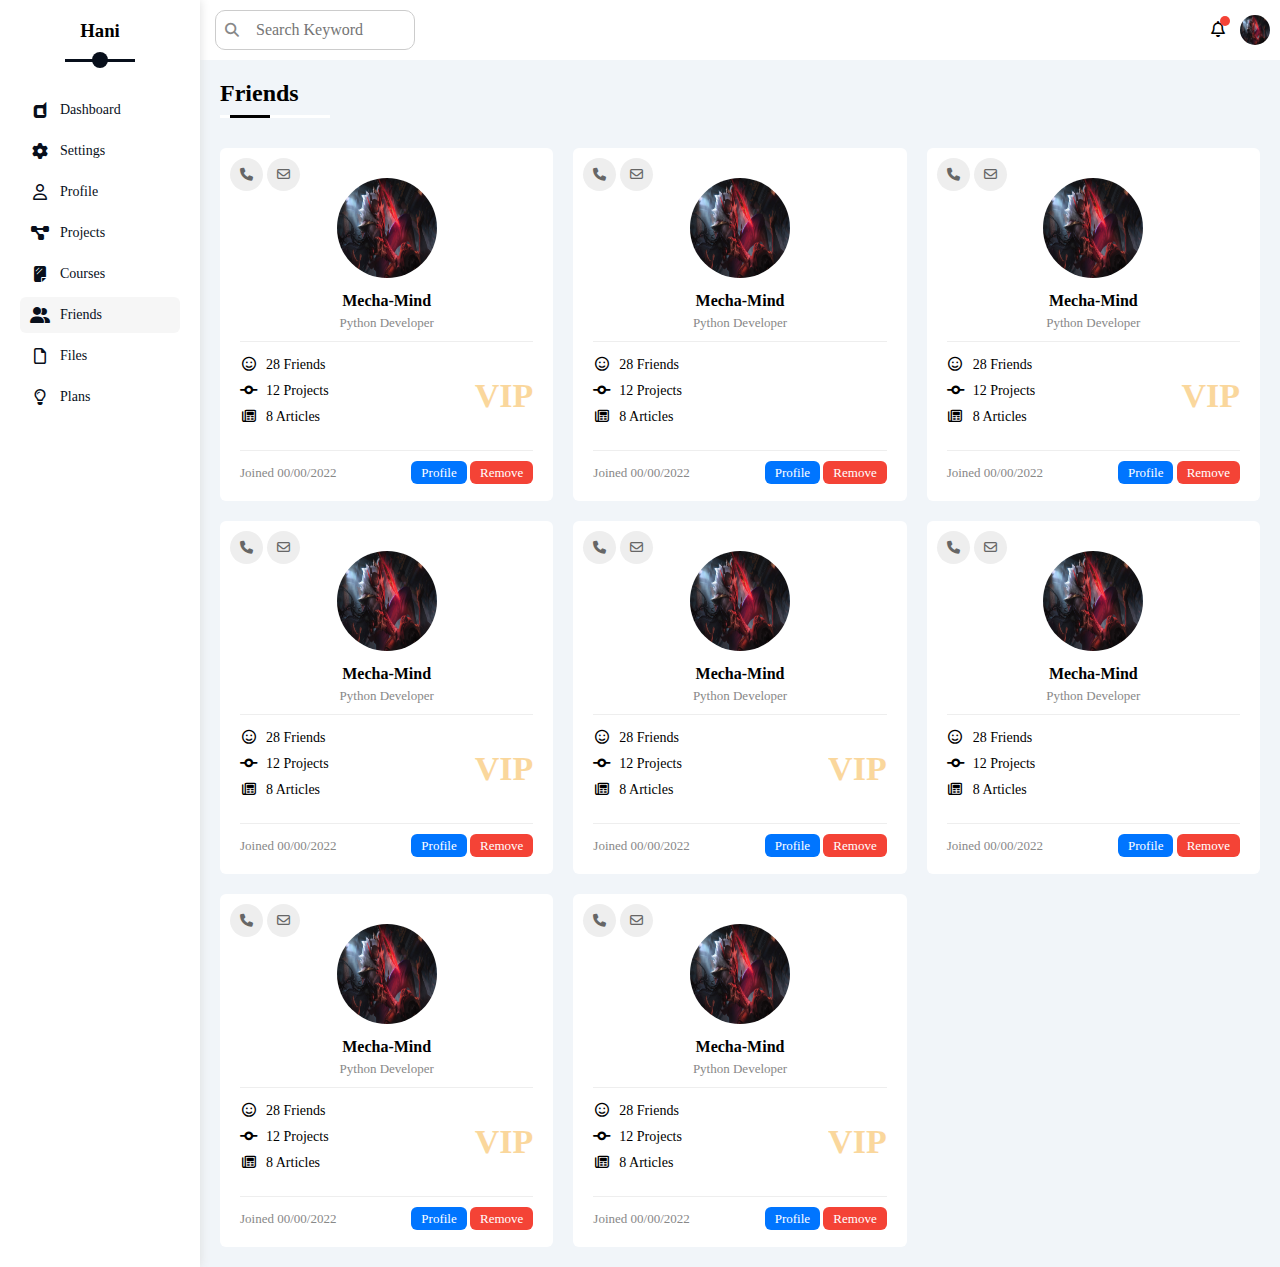
<file: friends.html>
<!DOCTYPE html>
<html lang="en" dir="ltr">
  <head>
    <meta charset="UTF-8" />
    <meta http-equiv="X-UA-Compatible" content="IE=edge" />
    <meta name="viewport" content="width=device-width, initial-scale=1.0" />
    <link rel="stylesheet" href="./sass/all.min.css" />
    <link rel="stylesheet" href="./sass/normalize.css" />
    <link rel="stylesheet" href="./sass/myframework.css" />
    <link rel="stylesheet" href="./sass/main.css" />
    <title>Friends</title>
  </head>
  <body>
    <div class="mainPage d-grid">
      <div class="board bg-white p-20 p-rel">
        <h3 class="p-rel txt-c mt-0">Hani</h3>
        <ul>
          <li>
            <a class="p-10 rad-6" href="index.html" rel="noopener noreferrer"
              ><i class="fa-brands fa-dashcube fa-fw"></i
              ><span>Dashboard</span></a
            >
          </li>
          <li>
            <a class="p-10 rad-6" href="settings.html" rel="noopener noreferrer"
              ><i class="fa-solid fa-gear fa-fw"></i><span>Settings</span></a
            >
          </li>
          <li>
            <a class="p-10 rad-6" href="profile.html" rel="noopener noreferrer"
              ><i class="fa-regular fa-user fa-fw"></i><span>Profile</span></a
            >
          </li>
          <li>
            <a class="p-10 rad-6" href="projects.html" rel="noopener noreferrer"
              ><i class="fa-solid fa-diagram-project fa-fw"></i
              ><span>Projects</span></a
            >
          </li>
          <li>
            <a class="p-10 rad-6" href="courses.html" rel="noopener noreferrer"
              ><i class="fa-solid fa-sheet-plastic fa-fw"></i
              ><span>Courses</span></a
            >
          </li>
          <li>
            <a
              class="active p-10 rad-6"
              href="friends.html"
              rel="noopener noreferrer"
              ><i class="fa-solid fa-user-group fa-fw"></i
              ><span>Friends</span></a
            >
          </li>
          <li>
            <a class="p-10 rad-6" href="files.html" rel="noopener noreferrer"
              ><i class="fa-regular fa-file fa-fw"></i><span>Files</span></a
            >
          </li>
          <li>
            <a class="p-10 rad-6" href="plans.html" rel="noopener noreferrer"
              ><i class="fa-regular fa-lightbulb fa-fw"></i
              ><span>Plans</span></a
            >
          </li>
        </ul>
      </div>
      <div class="web w-full">
        <div class="head bg-white between-flex p-10">
          <div class="inp p-rel">
            <input
              class="p-10"
              type="search"
              name="search"
              placeholder="Search Keyword"
            />
          </div>
          <div class="logs d-flex al-c">
            <span class="notif p-rel">
              <i class="fa-regular fa-bell"></i>
            </span>
            <img src="./imgs/land-pyke.jpg" alt="Img" srcset="" />
          </div>
        </div>

        <h2 class="col p-rel">Friends</h2>
        <div class="friends-page m-20 d-grid gap-20">
          <div class="friend bg-white rad-6 p-20 p-rel">
            <div class="contact">
              <i class="fa-solid fa-phone"></i>
              <i class="fa-regular fa-envelope"></i>
            </div>
            <div class="txt-c">
              <img
                class="rad-half mt-10 mb-10 w-100 h-100"
                src="imgs/land-pyke.jpg"
                alt="Friend"
              />
              <h4>Mecha-Mind</h4>
              <p class="c-grey fs-13 mt-5 mb-0">Python Developer</p>
            </div>
            <div class="icons p-rel fs-14">
              <div class="mb-10">
                <i class="fa-regular fa-face-smile fa-fw"></i>
                <span>28 Friends</span>
              </div>
              <div class="mb-10">
                <i class="fa-solid fa-code-commit fa-fw"></i>
                <span>12 Projects</span>
              </div>
              <div class="mb-10">
                <i class="fa-regular fa-newspaper fa-fw"></i>
                <span>8 Articles</span>
              </div>
              <span class="vip c-orange fw-bold">VIP</span>
            </div>
            <div class="info between-flex fs-13">
              <span class="c-grey">Joined 00/00/2022</span>
              <div>
                <a href="profile.html" class="bg-blue c-white btn-shape"
                  >Profile</a
                >
                <a href="#" class="bg-red c-white btn-shape">Remove</a>
              </div>
            </div>
          </div>
          <div class="friend bg-white rad-6 p-20 p-rel">
            <div class="contact">
              <i class="fa-solid fa-phone"></i>
              <i class="fa-regular fa-envelope"></i>
            </div>
            <div class="txt-c">
              <img
                class="rad-half mt-10 mb-10 w-100 h-100"
                src="imgs/land-pyke.jpg"
                alt="Friend"
              />
              <h4>Mecha-Mind</h4>
              <p class="c-grey fs-13 mt-5 mb-0">Python Developer</p>
            </div>
            <div class="icons p-rel fs-14">
              <div class="mb-10">
                <i class="fa-regular fa-face-smile fa-fw"></i>
                <span>28 Friends</span>
              </div>
              <div class="mb-10">
                <i class="fa-solid fa-code-commit fa-fw"></i>
                <span>12 Projects</span>
              </div>
              <div class="mb-10">
                <i class="fa-regular fa-newspaper fa-fw"></i>
                <span>8 Articles</span>
              </div>
            </div>
            <div class="info between-flex fs-13">
              <span class="c-grey">Joined 00/00/2022</span>
              <div>
                <a href="profile.html" class="bg-blue c-white btn-shape"
                  >Profile</a
                >
                <a href="#" class="bg-red c-white btn-shape">Remove</a>
              </div>
            </div>
          </div>
          <div class="friend bg-white rad-6 p-20 p-rel">
            <div class="contact">
              <i class="fa-solid fa-phone"></i>
              <i class="fa-regular fa-envelope"></i>
            </div>
            <div class="txt-c">
              <img
                class="rad-half mt-10 mb-10 w-100 h-100"
                src="imgs/land-pyke.jpg"
                alt="Friend"
              />
              <h4>Mecha-Mind</h4>
              <p class="c-grey fs-13 mt-5 mb-0">Python Developer</p>
            </div>
            <div class="icons p-rel fs-14">
              <div class="mb-10">
                <i class="fa-regular fa-face-smile fa-fw"></i>
                <span>28 Friends</span>
              </div>
              <div class="mb-10">
                <i class="fa-solid fa-code-commit fa-fw"></i>
                <span>12 Projects</span>
              </div>
              <div class="mb-10">
                <i class="fa-regular fa-newspaper fa-fw"></i>
                <span>8 Articles</span>
              </div>
              <span class="vip c-orange fw-bold">VIP</span>
            </div>
            <div class="info between-flex fs-13">
              <span class="c-grey">Joined 00/00/2022</span>
              <div>
                <a href="profile.html" class="bg-blue c-white btn-shape"
                  >Profile</a
                >
                <a href="#" class="bg-red c-white btn-shape">Remove</a>
              </div>
            </div>
          </div>
          <div class="friend bg-white rad-6 p-20 p-rel">
            <div class="contact">
              <i class="fa-solid fa-phone"></i>
              <i class="fa-regular fa-envelope"></i>
            </div>
            <div class="txt-c">
              <img
                class="rad-half mt-10 mb-10 w-100 h-100"
                src="imgs/land-pyke.jpg"
                alt="Friend"
              />
              <h4>Mecha-Mind</h4>
              <p class="c-grey fs-13 mt-5 mb-0">Python Developer</p>
            </div>
            <div class="icons p-rel fs-14">
              <div class="mb-10">
                <i class="fa-regular fa-face-smile fa-fw"></i>
                <span>28 Friends</span>
              </div>
              <div class="mb-10">
                <i class="fa-solid fa-code-commit fa-fw"></i>
                <span>12 Projects</span>
              </div>
              <div class="mb-10">
                <i class="fa-regular fa-newspaper fa-fw"></i>
                <span>8 Articles</span>
              </div>
              <span class="vip c-orange fw-bold">VIP</span>
            </div>
            <div class="info between-flex fs-13">
              <span class="c-grey">Joined 00/00/2022</span>
              <div>
                <a href="profile.html" class="bg-blue c-white btn-shape"
                  >Profile</a
                >
                <a href="#" class="bg-red c-white btn-shape">Remove</a>
              </div>
            </div>
          </div>
          <div class="friend bg-white rad-6 p-20 p-rel">
            <div class="contact">
              <i class="fa-solid fa-phone"></i>
              <i class="fa-regular fa-envelope"></i>
            </div>
            <div class="txt-c">
              <img
                class="rad-half mt-10 mb-10 w-100 h-100"
                src="imgs/land-pyke.jpg"
                alt="Friend"
              />
              <h4>Mecha-Mind</h4>
              <p class="c-grey fs-13 mt-5 mb-0">Python Developer</p>
            </div>
            <div class="icons p-rel fs-14">
              <div class="mb-10">
                <i class="fa-regular fa-face-smile fa-fw"></i>
                <span>28 Friends</span>
              </div>
              <div class="mb-10">
                <i class="fa-solid fa-code-commit fa-fw"></i>
                <span>12 Projects</span>
              </div>
              <div class="mb-10">
                <i class="fa-regular fa-newspaper fa-fw"></i>
                <span>8 Articles</span>
              </div>
              <span class="vip c-orange fw-bold">VIP</span>
            </div>
            <div class="info between-flex fs-13">
              <span class="c-grey">Joined 00/00/2022</span>
              <div>
                <a href="profile.html" class="bg-blue c-white btn-shape"
                  >Profile</a
                >
                <a href="#" class="bg-red c-white btn-shape">Remove</a>
              </div>
            </div>
          </div>
          <div class="friend bg-white rad-6 p-20 p-rel">
            <div class="contact">
              <i class="fa-solid fa-phone"></i>
              <i class="fa-regular fa-envelope"></i>
            </div>
            <div class="txt-c">
              <img
                class="rad-half mt-10 mb-10 w-100 h-100"
                src="imgs/land-pyke.jpg"
                alt="Friend"
              />
              <h4>Mecha-Mind</h4>
              <p class="c-grey fs-13 mt-5 mb-0">Python Developer</p>
            </div>
            <div class="icons p-rel fs-14">
              <div class="mb-10">
                <i class="fa-regular fa-face-smile fa-fw"></i>
                <span>28 Friends</span>
              </div>
              <div class="mb-10">
                <i class="fa-solid fa-code-commit fa-fw"></i>
                <span>12 Projects</span>
              </div>
              <div class="mb-10">
                <i class="fa-regular fa-newspaper fa-fw"></i>
                <span>8 Articles</span>
              </div>
            </div>
            <div class="info between-flex fs-13">
              <span class="c-grey">Joined 00/00/2022</span>
              <div>
                <a href="profile.html" class="bg-blue c-white btn-shape"
                  >Profile</a
                >
                <a href="#" class="bg-red c-white btn-shape">Remove</a>
              </div>
            </div>
          </div>
          <div class="friend bg-white rad-6 p-20 p-rel">
            <div class="contact">
              <i class="fa-solid fa-phone"></i>
              <i class="fa-regular fa-envelope"></i>
            </div>
            <div class="txt-c">
              <img
                class="rad-half mt-10 mb-10 w-100 h-100"
                src="imgs/land-pyke.jpg"
                alt="Friend"
              />
              <h4>Mecha-Mind</h4>
              <p class="c-grey fs-13 mt-5 mb-0">Python Developer</p>
            </div>
            <div class="icons p-rel fs-14">
              <div class="mb-10">
                <i class="fa-regular fa-face-smile fa-fw"></i>
                <span>28 Friends</span>
              </div>
              <div class="mb-10">
                <i class="fa-solid fa-code-commit fa-fw"></i>
                <span>12 Projects</span>
              </div>
              <div class="mb-10">
                <i class="fa-regular fa-newspaper fa-fw"></i>
                <span>8 Articles</span>
              </div>
              <span class="vip c-orange fw-bold">VIP</span>
            </div>
            <div class="info between-flex fs-13">
              <span class="c-grey">Joined 00/00/2022</span>
              <div>
                <a href="profile.html" class="bg-blue c-white btn-shape"
                  >Profile</a
                >
                <a href="#" class="bg-red c-white btn-shape">Remove</a>
              </div>
            </div>
          </div>
          <div class="friend bg-white rad-6 p-20 p-rel">
            <div class="contact">
              <i class="fa-solid fa-phone"></i>
              <i class="fa-regular fa-envelope"></i>
            </div>
            <div class="txt-c">
              <img
                class="rad-half mt-10 mb-10 w-100 h-100"
                src="imgs/land-pyke.jpg"
                alt="Friend"
              />
              <h4>Mecha-Mind</h4>
              <p class="c-grey fs-13 mt-5 mb-0">Python Developer</p>
            </div>
            <div class="icons p-rel fs-14">
              <div class="mb-10">
                <i class="fa-regular fa-face-smile fa-fw"></i>
                <span>28 Friends</span>
              </div>
              <div class="mb-10">
                <i class="fa-solid fa-code-commit fa-fw"></i>
                <span>12 Projects</span>
              </div>
              <div class="mb-10">
                <i class="fa-regular fa-newspaper fa-fw"></i>
                <span>8 Articles</span>
              </div>
              <span class="vip c-orange fw-bold">VIP</span>
            </div>
            <div class="info between-flex fs-13">
              <span class="c-grey">Joined 00/00/2022</span>
              <div>
                <a href="profile.html" class="bg-blue c-white btn-shape"
                  >Profile</a
                >
                <a href="#" class="bg-red c-white btn-shape">Remove</a>
              </div>
            </div>
          </div>
        </div>
      </div>
    </div>
    <script src="js/main.js"></script>
  </body>
</html>
</file>
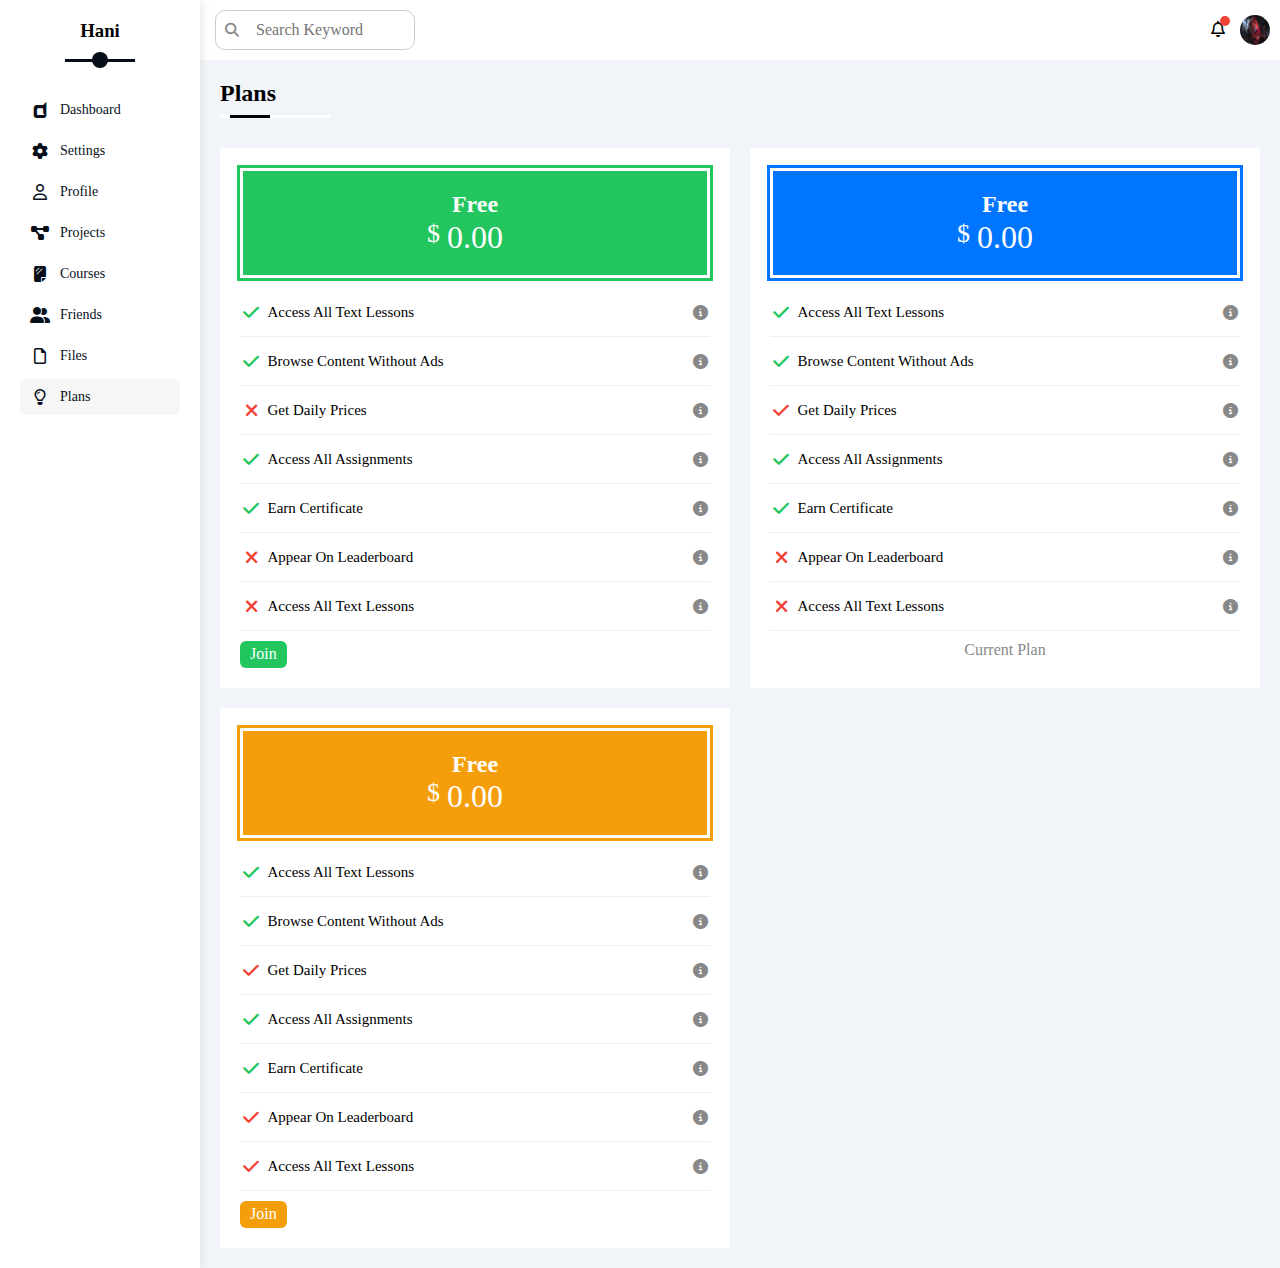
<file: plans.html>
<!DOCTYPE html>
<html lang="en" dir="ltr">
  <head>
    <meta charset="UTF-8" />
    <meta http-equiv="X-UA-Compatible" content="IE=edge" />
    <meta name="viewport" content="width=device-width, initial-scale=1.0" />
    <link rel="stylesheet" href="./sass/all.min.css" />
    <link rel="stylesheet" href="./sass/normalize.css" />
    <link rel="stylesheet" href="./sass/myframework.css" />
    <link rel="stylesheet" href="./sass/main.css" />
    <title>Plans</title>
  </head>
  <body>
    <div class="mainPage d-grid">
      <div class="board bg-white p-20 p-rel">
        <h3 class="p-rel txt-c mt-0">Hani</h3>
        <ul>
          <li>
            <a class="p-10 rad-6" href="index.html" rel="noopener noreferrer"
              ><i class="fa-brands fa-dashcube fa-fw"></i
              ><span>Dashboard</span></a
            >
          </li>
          <li>
            <a class="p-10 rad-6" href="settings.html" rel="noopener noreferrer"
              ><i class="fa-solid fa-gear fa-fw"></i><span>Settings</span></a
            >
          </li>
          <li>
            <a class="p-10 rad-6" href="profile.html" rel="noopener noreferrer"
              ><i class="fa-regular fa-user fa-fw"></i><span>Profile</span></a
            >
          </li>
          <li>
            <a class="p-10 rad-6" href="projects.html" rel="noopener noreferrer"
              ><i class="fa-solid fa-diagram-project fa-fw"></i
              ><span>Projects</span></a
            >
          </li>
          <li>
            <a class="p-10 rad-6" href="courses.html" rel="noopener noreferrer"
              ><i class="fa-solid fa-sheet-plastic fa-fw"></i
              ><span>Courses</span></a
            >
          </li>
          <li>
            <a class="p-10 rad-6" href="friends.html" rel="noopener noreferrer"
              ><i class="fa-solid fa-user-group fa-fw"></i
              ><span>Friends</span></a
            >
          </li>
          <li>
            <a class="p-10 rad-6" href="files.html" rel="noopener noreferrer"
              ><i class="fa-regular fa-file fa-fw"></i><span>Files</span></a
            >
          </li>
          <li>
            <a
              class="active p-10 rad-6"
              href="plans.html"
              rel="noopener noreferrer"
              ><i class="fa-regular fa-lightbulb fa-fw"></i
              ><span>Plans</span></a
            >
          </li>
        </ul>
      </div>
      <div class="web w-full">
        <div class="head bg-white between-flex p-10">
          <div class="inp p-rel">
            <input
              class="p-10"
              type="search"
              name="search"
              placeholder="Search Keyword"
            />
          </div>
          <div class="logs d-flex al-c">
            <span class="notif p-rel">
              <i class="fa-regular fa-bell"></i>
            </span>
            <img src="./imgs/land-pyke.jpg" alt="Img" srcset="" />
          </div>
        </div>

        <h2 class="col p-rel">Plans</h2>
        <div class="plans-page m-20 d-grid gap-20">
          <div class="plan green bg-white p-20">
            <div class="top bg-green txt-c p-20">
              <h2 class="m-0 c-white">Free</h2>
              <div class="price c-white"><span>$</span>0.00</div>
            </div>
            <ul>
              <li>
                <i class="fa-solid fa-check fa-fw yes"></i>
                <span>Access All Text Lessons</span>
                <i class="fa-solid fa-circle-info fa-fw help"></i>
              </li>
              <li>
                <i class="fa-solid fa-check fa-fw yes"></i>
                <span>Browse Content Without Ads</span>
                <i class="fa-solid fa-circle-info fa-fw help"></i>
              </li>
              <li>
                <i class="fa-solid fa-xmark fa-fw"></i>
                <span>Get Daily Prices</span>
                <i class="fa-solid fa-circle-info fa-fw help"></i>
              </li>
              <li>
                <i class="fa-solid fa-check fa-fw yes"></i>
                <span>Access All Assignments</span>
                <i class="fa-solid fa-circle-info fa-fw help"></i>
              </li>
              <li>
                <i class="fa-solid fa-check fa-fw yes"></i>
                <span>Earn Certificate</span>
                <i class="fa-solid fa-circle-info fa-fw help"></i>
              </li>
              <li>
                <i class="fa-solid fa-xmark fa-fw"></i>
                <span>Appear On Leaderboard</span>
                <i class="fa-solid fa-circle-info fa-fw help"></i>
              </li>
              <li>
                <i class="fa-solid fa-xmark fa-fw"></i>
                <span>Access All Text Lessons</span>
                <i class="fa-solid fa-circle-info fa-fw help"></i>
              </li>
            </ul>
            <a class="btn-shape bg-green c-white d-block w-fit" href="#"
              >Join</a
            >
          </div>
          <div class="plan blue bg-white p-20">
            <div class="top bg-blue txt-c p-20">
              <h2 class="m-0 c-white">Free</h2>
              <div class="price c-white"><span>$</span>0.00</div>
            </div>
            <ul>
              <li>
                <i class="fa-solid fa-check fa-fw yes"></i>
                <span>Access All Text Lessons</span>
                <i class="fa-solid fa-circle-info fa-fw help"></i>
              </li>
              <li>
                <i class="fa-solid fa-check fa-fw yes"></i>
                <span>Browse Content Without Ads</span>
                <i class="fa-solid fa-circle-info fa-fw help"></i>
              </li>
              <li>
                <i class="fa-solid fa-check fa-fw"></i>
                <span>Get Daily Prices</span>
                <i class="fa-solid fa-circle-info fa-fw help"></i>
              </li>
              <li>
                <i class="fa-solid fa-check fa-fw yes"></i>
                <span>Access All Assignments</span>
                <i class="fa-solid fa-circle-info fa-fw help"></i>
              </li>
              <li>
                <i class="fa-solid fa-check fa-fw yes"></i>
                <span>Earn Certificate</span>
                <i class="fa-solid fa-circle-info fa-fw help"></i>
              </li>
              <li>
                <i class="fa-solid fa-xmark fa-fw"></i>
                <span>Appear On Leaderboard</span>
                <i class="fa-solid fa-circle-info fa-fw help"></i>
              </li>
              <li>
                <i class="fa-solid fa-xmark fa-fw"></i>
                <span>Access All Text Lessons</span>
                <i class="fa-solid fa-circle-info fa-fw help"></i>
              </li>
            </ul>
            <p class="c-grey txt-c m-0">Current Plan</p>
          </div>
          <div class="plan orange bg-white p-20">
            <div class="top bg-orange txt-c p-20">
              <h2 class="m-0 c-white">Free</h2>
              <div class="price c-white"><span>$</span>0.00</div>
            </div>
            <ul>
              <li>
                <i class="fa-solid fa-check fa-fw yes"></i>
                <span>Access All Text Lessons</span>
                <i class="fa-solid fa-circle-info fa-fw help"></i>
              </li>
              <li>
                <i class="fa-solid fa-check fa-fw yes"></i>
                <span>Browse Content Without Ads</span>
                <i class="fa-solid fa-circle-info fa-fw help"></i>
              </li>
              <li>
                <i class="fa-solid fa-check fa-fw"></i>
                <span>Get Daily Prices</span>
                <i class="fa-solid fa-circle-info fa-fw help"></i>
              </li>
              <li>
                <i class="fa-solid fa-check fa-fw yes"></i>
                <span>Access All Assignments</span>
                <i class="fa-solid fa-circle-info fa-fw help"></i>
              </li>
              <li>
                <i class="fa-solid fa-check fa-fw yes"></i>
                <span>Earn Certificate</span>
                <i class="fa-solid fa-circle-info fa-fw help"></i>
              </li>
              <li>
                <i class="fa-solid fa-check fa-fw"></i>
                <span>Appear On Leaderboard</span>
                <i class="fa-solid fa-circle-info fa-fw help"></i>
              </li>
              <li>
                <i class="fa-solid fa-check fa-fw"></i>
                <span>Access All Text Lessons</span>
                <i class="fa-solid fa-circle-info fa-fw help"></i>
              </li>
            </ul>
            <a class="btn-shape bg-orange c-white d-block w-fit" href="#"
              >Join</a
            >
          </div>
        </div>
      </div>
    </div>
    <script src="js/main.js"></script>
  </body>
</html>
</file>
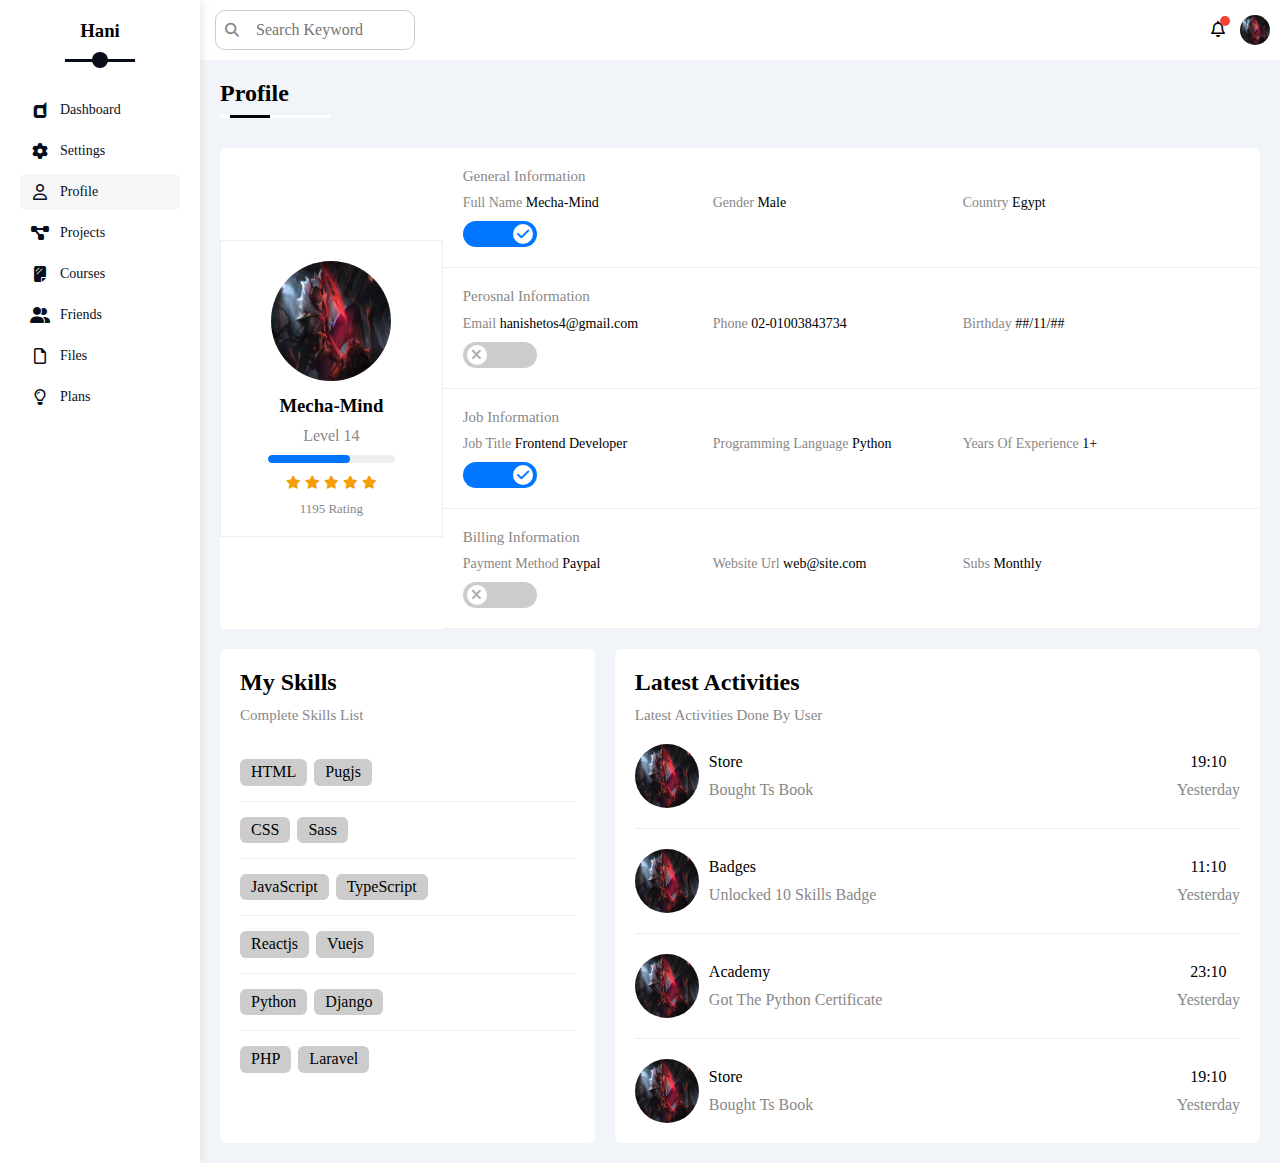
<file: profile.html>
<!DOCTYPE html>
<html lang="en" dir="ltr">
  <head>
    <meta charset="UTF-8" />
    <meta http-equiv="X-UA-Compatible" content="IE=edge" />
    <meta name="viewport" content="width=device-width, initial-scale=1.0" />
    <link rel="stylesheet" href="./sass/all.min.css" />
    <link rel="stylesheet" href="./sass/normalize.css" />
    <link rel="stylesheet" href="./sass/myframework.css" />
    <link rel="stylesheet" href="./sass/main.css" />
    <title>Profile</title>
  </head>
  <body>
    <div class="mainPage d-grid">
      <div class="board bg-white p-20 p-rel">
        <h3 class="p-rel txt-c mt-0">Hani</h3>
        <ul>
          <li>
            <a class="p-10 rad-6" href="index.html" rel="noopener noreferrer"
              ><i class="fa-brands fa-dashcube fa-fw"></i
              ><span>Dashboard</span></a
            >
          </li>
          <li>
            <a class="p-10 rad-6" href="settings.html" rel="noopener noreferrer"
              ><i class="fa-solid fa-gear fa-fw"></i><span>Settings</span></a
            >
          </li>
          <li>
            <a
              class="active p-10 rad-6"
              href="profile.html"
              rel="noopener noreferrer"
              ><i class="fa-regular fa-user fa-fw"></i><span>Profile</span></a
            >
          </li>
          <li>
            <a class="p-10 rad-6" href="projects.html" rel="noopener noreferrer"
              ><i class="fa-solid fa-diagram-project fa-fw"></i
              ><span>Projects</span></a
            >
          </li>
          <li>
            <a class="p-10 rad-6" href="courses.html" rel="noopener noreferrer"
              ><i class="fa-solid fa-sheet-plastic fa-fw"></i
              ><span>Courses</span></a
            >
          </li>
          <li>
            <a class="p-10 rad-6" href="friends.html" rel="noopener noreferrer"
              ><i class="fa-solid fa-user-group fa-fw"></i
              ><span>Friends</span></a
            >
          </li>
          <li>
            <a class="p-10 rad-6" href="files.html" rel="noopener noreferrer"
              ><i class="fa-regular fa-file fa-fw"></i><span>Files</span></a
            >
          </li>
          <li>
            <a class="p-10 rad-6" href="plans.html" rel="noopener noreferrer"
              ><i class="fa-regular fa-lightbulb fa-fw"></i
              ><span>Plans</span></a
            >
          </li>
        </ul>
      </div>
      <div class="web w-full">
        <div class="head bg-white between-flex p-10">
          <div class="inp p-rel">
            <input
              class="p-10"
              type="search"
              name="search"
              placeholder="Search Keyword"
            />
          </div>
          <div class="logs d-flex al-c">
            <span class="notif p-rel">
              <i class="fa-regular fa-bell"></i>
            </span>
            <img src="./imgs/land-pyke.jpg" alt="Img" srcset="" />
          </div>
        </div>

        <h2 class="col p-rel">Profile</h2>
        <div class="profile-page m-20">
          <div class="overview bg-white rad-6 d-flex al-c">
            <div class="avatar-box txt-c p-20">
              <img
                src="imgs/land-pyke.jpg"
                alt="Profile Image"
                class="rad-half mb-10"
              />
              <h3 class="m-0">Mecha-Mind</h3>
              <p class="c-grey mt-10 mb-10">Level 14</p>
              <div class="level rad-6 bg-eee p-rel">
                <span style="width: 65%"></span>
              </div>
              <div class="rating mt-10 mb-10">
                <i class="fa-solid fa-star c-orange fs-13"></i>
                <i class="fa-solid fa-star c-orange fs-13"></i>
                <i class="fa-solid fa-star c-orange fs-13"></i>
                <i class="fa-solid fa-star c-orange fs-13"></i>
                <i class="fa-solid fa-star c-orange fs-13"></i>
              </div>
              <p class="c-grey m-0 fs-13">1195 Rating</p>
            </div>
            <div class="info-box txt-c-mobile">
              <div class="box p-20 d-flex al-c">
                <h4 class="fs-15 fw-normal c-grey w-full m-0">
                  General Information
                </h4>
                <div class="fs-14">
                  <span class="c-grey">Full Name</span>
                  <span>Mecha-Mind</span>
                </div>
                <div class="fs-14">
                  <span class="c-grey">Gender</span>
                  <span>Male</span>
                </div>
                <div class="fs-14">
                  <span class="c-grey">Country</span>
                  <span>Egypt</span>
                </div>
                <div class="fs-14">
                  <label>
                    <input class="toggle-checkbox" type="checkbox" checked />
                    <div class="toggle-switch"></div>
                  </label>
                </div>
              </div>
              <div class="box p-20 d-flex al-c">
                <h4 class="fs-15 fw-normal c-grey w-full m-0">
                  Perosnal Information
                </h4>
                <div class="fs-14">
                  <span class="c-grey">Email</span>
                  <span>hanishetos4@gmail.com</span>
                </div>
                <div class="fs-14">
                  <span class="c-grey">Phone</span>
                  <span>02-01003843734</span>
                </div>
                <div class="fs-14">
                  <span class="c-grey">Birthday</span>
                  <span>##/11/##</span>
                </div>
                <div class="fs-14">
                  <label>
                    <input class="toggle-checkbox" type="checkbox" />
                    <div class="toggle-switch"></div>
                  </label>
                </div>
              </div>
              <div class="box p-20 d-flex al-c">
                <h4 class="fs-15 fw-normal c-grey w-full m-0">
                  Job Information
                </h4>
                <div class="fs-14">
                  <span class="c-grey">Job Title</span>
                  <span>Frontend Developer</span>
                </div>
                <div class="fs-14">
                  <span class="c-grey">Programming Language</span>
                  <span>Python</span>
                </div>
                <div class="fs-14">
                  <span class="c-grey">Years Of Experience</span>
                  <span>1+</span>
                </div>
                <div class="fs-14">
                  <label>
                    <input class="toggle-checkbox" type="checkbox" checked />
                    <div class="toggle-switch"></div>
                  </label>
                </div>
              </div>
              <div class="box p-20 d-flex al-c">
                <h4 class="fs-15 fw-normal c-grey w-full m-0">
                  Billing Information
                </h4>
                <div class="fs-14">
                  <span class="c-grey">Payment Method</span>
                  <span>Paypal</span>
                </div>
                <div class="fs-14">
                  <span class="c-grey">Website Url</span>
                  <span>web@site.com</span>
                </div>
                <div class="fs-14">
                  <span class="c-grey">Subs</span>
                  <span>Monthly</span>
                </div>
                <div class="fs-14">
                  <label>
                    <input class="toggle-checkbox" type="checkbox" />
                    <div class="toggle-switch"></div>
                  </label>
                </div>
              </div>
            </div>
          </div>
          <!-- Start Other Date -->
          <div class="other-date d-flex gap-20">
            <div class="skills-card p-20 mt-20 rad-6 bg-white">
              <h2 class="mt-0 mb-10">My Skills</h2>
              <p class="mt-0 mb-20 c-grey fs-15">Complete Skills List</p>
              <ul class="txt-c-mobile m-0">
                <li><span>HTML</span><span>Pugjs</span></li>
                <li><span>CSS</span><span>Sass</span></li>
                <li><span>JavaScript</span><span>TypeScript</span></li>
                <li><span>Reactjs</span><span>Vuejs</span></li>
                <li><span>Python</span><span>Django</span></li>
                <li><span>PHP</span><span>Laravel</span></li>
              </ul>
            </div>
            <div class="activities p-20 mt-20 bg-white rad-6">
              <h2 class="mt-0 mb-10">Latest Activities</h2>
              <p class="mt-0 mb-20 c-grey fs-15">
                Latest Activities Done By User
              </p>
              <div class="activity d-flex al-c txt-c-mobile">
                <img src="imgs/land-pyke.jpg" alt="Activity-1" />
                <div class="info">
                  <span class="d-block mb-10">Store</span>
                  <span class="c-grey">Bought Ts Book</span>
                </div>
                <div class="date">
                  <span class="d-block mb-10">19:10</span>
                  <span class="c-grey">Yesterday</span>
                </div>
              </div>
              <div class="activity d-flex al-c txt-c-mobile">
                <img src="imgs/land-pyke.jpg" alt="Activity-1" />
                <div class="info">
                  <span class="d-block mb-10">Badges</span>
                  <span class="c-grey">Unlocked 10 Skills Badge</span>
                </div>
                <div class="date">
                  <span class="d-block mb-10">11:10</span>
                  <span class="c-grey">Yesterday</span>
                </div>
              </div>
              <div class="activity d-flex al-c txt-c-mobile">
                <img src="imgs/land-pyke.jpg" alt="Activity-1" />
                <div class="info">
                  <span class="d-block mb-10">Academy</span>
                  <span class="c-grey">Got The Python Certificate</span>
                </div>
                <div class="date">
                  <span class="d-block mb-10">23:10</span>
                  <span class="c-grey">Yesterday</span>
                </div>
              </div>
              <div class="activity d-flex al-c txt-c-mobile">
                <img src="imgs/land-pyke.jpg" alt="Activity-1" />
                <div class="info">
                  <span class="d-block mb-10">Store</span>
                  <span class="c-grey">Bought Ts Book</span>
                </div>
                <div class="date">
                  <span class="d-block mb-10">19:10</span>
                  <span class="c-grey">Yesterday</span>
                </div>
              </div>
            </div>
          </div>
          <!-- End Other Date -->
        </div>
      </div>
    </div>
    <script src="js/main.js"></script>
  </body>
</html>
</file>
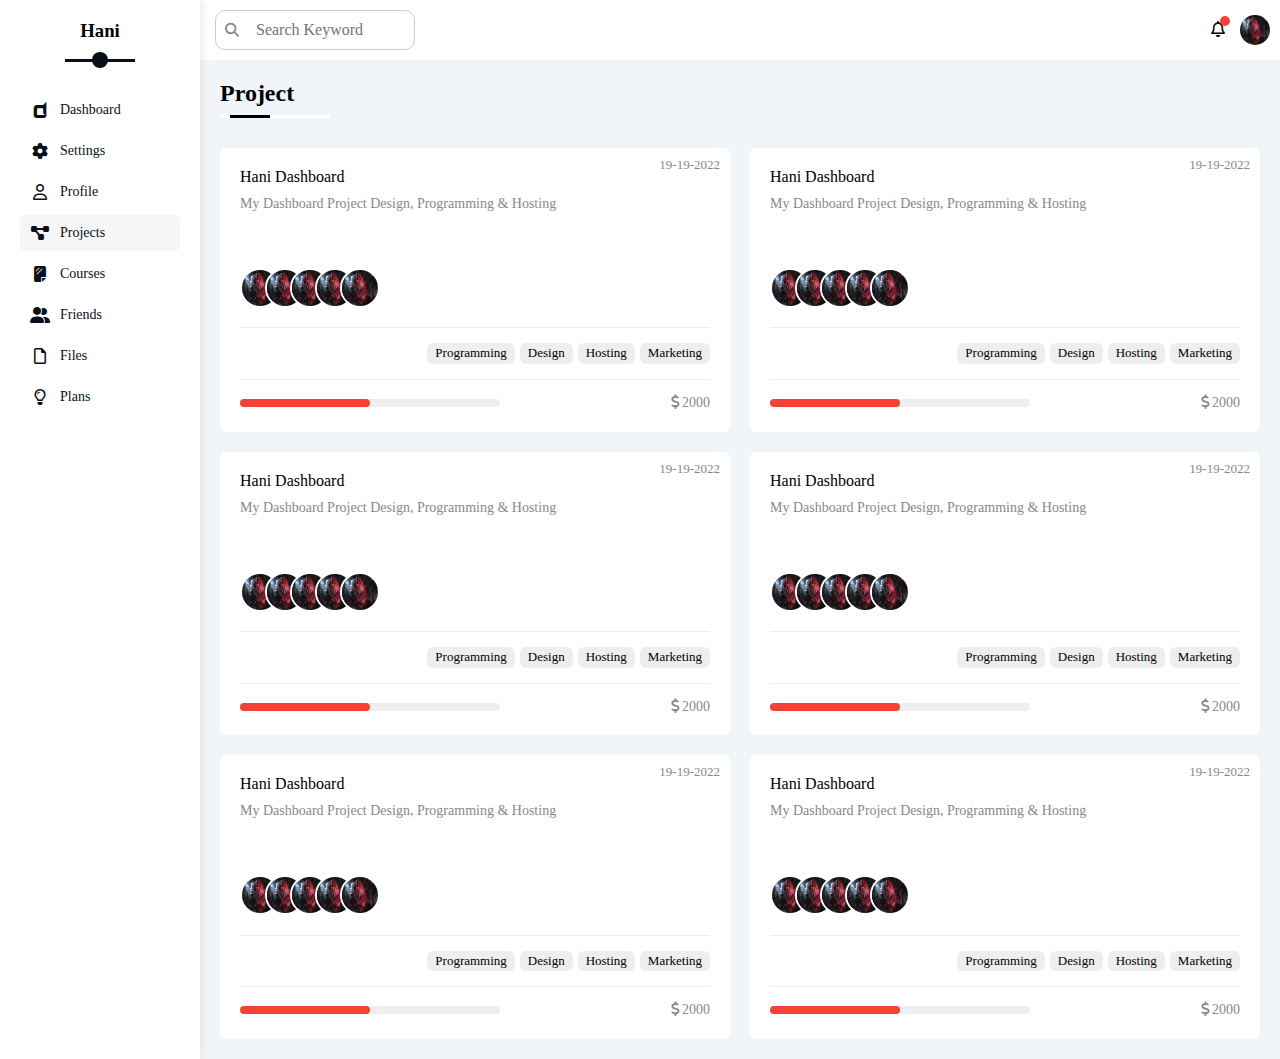
<file: projects.html>
<!DOCTYPE html>
<html lang="en" dir="ltr">
  <head>
    <meta charset="UTF-8" />
    <meta http-equiv="X-UA-Compatible" content="IE=edge" />
    <meta name="viewport" content="width=device-width, initial-scale=1.0" />
    <link rel="stylesheet" href="./sass/all.min.css" />
    <link rel="stylesheet" href="./sass/normalize.css" />
    <link rel="stylesheet" href="./sass/myframework.css" />
    <link rel="stylesheet" href="./sass/main.css" />
    <title>Project</title>
  </head>
  <body>
    <div class="mainPage d-grid">
      <div class="board bg-white p-20 p-rel">
        <h3 class="p-rel txt-c mt-0">Hani</h3>
        <ul>
          <li>
            <a class="p-10 rad-6" href="index.html" rel="noopener noreferrer"
              ><i class="fa-brands fa-dashcube fa-fw"></i
              ><span>Dashboard</span></a
            >
          </li>
          <li>
            <a class="p-10 rad-6" href="settings.html" rel="noopener noreferrer"
              ><i class="fa-solid fa-gear fa-fw"></i><span>Settings</span></a
            >
          </li>
          <li>
            <a class="p-10 rad-6" href="profile.html" rel="noopener noreferrer"
              ><i class="fa-regular fa-user fa-fw"></i><span>Profile</span></a
            >
          </li>
          <li>
            <a
              class="active p-10 rad-6"
              href="projects.html"
              rel="noopener noreferrer"
              ><i class="fa-solid fa-diagram-project fa-fw"></i
              ><span>Projects</span></a
            >
          </li>
          <li>
            <a class="p-10 rad-6" href="courses.html" rel="noopener noreferrer"
              ><i class="fa-solid fa-sheet-plastic fa-fw"></i
              ><span>Courses</span></a
            >
          </li>
          <li>
            <a class="p-10 rad-6" href="friends.html" rel="noopener noreferrer"
              ><i class="fa-solid fa-user-group fa-fw"></i
              ><span>Friends</span></a
            >
          </li>
          <li>
            <a class="p-10 rad-6" href="files.html" rel="noopener noreferrer"
              ><i class="fa-regular fa-file fa-fw"></i><span>Files</span></a
            >
          </li>
          <li>
            <a class="p-10 rad-6" href="plans.html" rel="noopener noreferrer"
              ><i class="fa-regular fa-lightbulb fa-fw"></i
              ><span>Plans</span></a
            >
          </li>
        </ul>
      </div>
      <div class="web w-full">
        <div class="head bg-white between-flex p-10">
          <div class="inp p-rel">
            <input
              class="p-10"
              type="search"
              name="search"
              placeholder="Search Keyword"
            />
          </div>
          <div class="logs d-flex al-c">
            <span class="notif p-rel">
              <i class="fa-regular fa-bell"></i>
            </span>
            <img src="./imgs/land-pyke.jpg" alt="Img" srcset="" />
          </div>
        </div>

        <h2 class="col p-rel">Project</h2>
        <div class="projects-page m-20 d-grid gap-20">
          <div class="project p-rel rad-6 bg-white p-20">
            <h4 class="m-0">Hani Dashboard</h4>
            <span class="date c-grey fs-13">19-19-2022</span>
            <p class="mt-10 mb-10 c-grey fs-14">
              My Dashboard Project Design, Programming & Hosting
            </p>
            <div class="team">
              <a href="#"><img src="imgs/land-pyke.jpg" alt="Team Image" /></a>
              <a href="#"><img src="imgs/land-pyke.jpg" alt="Team Image" /></a>
              <a href="#"><img src="imgs/land-pyke.jpg" alt="Team Image" /></a>
              <a href="#"><img src="imgs/land-pyke.jpg" alt="Team Image" /></a>
              <a href="#"><img src="imgs/land-pyke.jpg" alt="Team Image" /></a>
            </div>
            <div class="techs d-flex">
              <span class="fs-13 rad-6 bg-eee">Programming</span>
              <span class="fs-13 rad-6 bg-eee">Design</span>
              <span class="fs-13 rad-6 bg-eee">Hosting</span>
              <span class="fs-13 rad-6 bg-eee">Marketing</span>
            </div>
            <div class="info between-flex">
              <div class="prog bg-eee">
                <span class="bg-red" style="width: 50%"></span>
              </div>
              <div class="fs-14 c-grey">
                <i class="fa-solid fa-dollar-sign"></i>
                2000
              </div>
            </div>
          </div>
          <div class="project p-rel rad-6 bg-white p-20">
            <h4 class="m-0">Hani Dashboard</h4>
            <span class="date c-grey fs-13">19-19-2022</span>
            <p class="mt-10 mb-10 c-grey fs-14">
              My Dashboard Project Design, Programming & Hosting
            </p>
            <div class="team">
              <a href="#"><img src="imgs/land-pyke.jpg" alt="Team Image" /></a>
              <a href="#"><img src="imgs/land-pyke.jpg" alt="Team Image" /></a>
              <a href="#"><img src="imgs/land-pyke.jpg" alt="Team Image" /></a>
              <a href="#"><img src="imgs/land-pyke.jpg" alt="Team Image" /></a>
              <a href="#"><img src="imgs/land-pyke.jpg" alt="Team Image" /></a>
            </div>
            <div class="techs d-flex">
              <span class="fs-13 rad-6 bg-eee">Programming</span>
              <span class="fs-13 rad-6 bg-eee">Design</span>
              <span class="fs-13 rad-6 bg-eee">Hosting</span>
              <span class="fs-13 rad-6 bg-eee">Marketing</span>
            </div>
            <div class="info between-flex">
              <div class="prog bg-eee">
                <span class="bg-red" style="width: 50%"></span>
              </div>
              <div class="fs-14 c-grey">
                <i class="fa-solid fa-dollar-sign"></i>
                2000
              </div>
            </div>
          </div>
          <div class="project p-rel rad-6 bg-white p-20">
            <h4 class="m-0">Hani Dashboard</h4>
            <span class="date c-grey fs-13">19-19-2022</span>
            <p class="mt-10 mb-10 c-grey fs-14">
              My Dashboard Project Design, Programming & Hosting
            </p>
            <div class="team">
              <a href="#"><img src="imgs/land-pyke.jpg" alt="Team Image" /></a>
              <a href="#"><img src="imgs/land-pyke.jpg" alt="Team Image" /></a>
              <a href="#"><img src="imgs/land-pyke.jpg" alt="Team Image" /></a>
              <a href="#"><img src="imgs/land-pyke.jpg" alt="Team Image" /></a>
              <a href="#"><img src="imgs/land-pyke.jpg" alt="Team Image" /></a>
            </div>
            <div class="techs d-flex">
              <span class="fs-13 rad-6 bg-eee">Programming</span>
              <span class="fs-13 rad-6 bg-eee">Design</span>
              <span class="fs-13 rad-6 bg-eee">Hosting</span>
              <span class="fs-13 rad-6 bg-eee">Marketing</span>
            </div>
            <div class="info between-flex">
              <div class="prog bg-eee">
                <span class="bg-red" style="width: 50%"></span>
              </div>
              <div class="fs-14 c-grey">
                <i class="fa-solid fa-dollar-sign"></i>
                2000
              </div>
            </div>
          </div>
          <div class="project p-rel rad-6 bg-white p-20">
            <h4 class="m-0">Hani Dashboard</h4>
            <span class="date c-grey fs-13">19-19-2022</span>
            <p class="mt-10 mb-10 c-grey fs-14">
              My Dashboard Project Design, Programming & Hosting
            </p>
            <div class="team">
              <a href="#"><img src="imgs/land-pyke.jpg" alt="Team Image" /></a>
              <a href="#"><img src="imgs/land-pyke.jpg" alt="Team Image" /></a>
              <a href="#"><img src="imgs/land-pyke.jpg" alt="Team Image" /></a>
              <a href="#"><img src="imgs/land-pyke.jpg" alt="Team Image" /></a>
              <a href="#"><img src="imgs/land-pyke.jpg" alt="Team Image" /></a>
            </div>
            <div class="techs d-flex">
              <span class="fs-13 rad-6 bg-eee">Programming</span>
              <span class="fs-13 rad-6 bg-eee">Design</span>
              <span class="fs-13 rad-6 bg-eee">Hosting</span>
              <span class="fs-13 rad-6 bg-eee">Marketing</span>
            </div>
            <div class="info between-flex">
              <div class="prog bg-eee">
                <span class="bg-red" style="width: 50%"></span>
              </div>
              <div class="fs-14 c-grey">
                <i class="fa-solid fa-dollar-sign"></i>
                2000
              </div>
            </div>
          </div>
          <div class="project p-rel rad-6 bg-white p-20">
            <h4 class="m-0">Hani Dashboard</h4>
            <span class="date c-grey fs-13">19-19-2022</span>
            <p class="mt-10 mb-10 c-grey fs-14">
              My Dashboard Project Design, Programming & Hosting
            </p>
            <div class="team">
              <a href="#"><img src="imgs/land-pyke.jpg" alt="Team Image" /></a>
              <a href="#"><img src="imgs/land-pyke.jpg" alt="Team Image" /></a>
              <a href="#"><img src="imgs/land-pyke.jpg" alt="Team Image" /></a>
              <a href="#"><img src="imgs/land-pyke.jpg" alt="Team Image" /></a>
              <a href="#"><img src="imgs/land-pyke.jpg" alt="Team Image" /></a>
            </div>
            <div class="techs d-flex">
              <span class="fs-13 rad-6 bg-eee">Programming</span>
              <span class="fs-13 rad-6 bg-eee">Design</span>
              <span class="fs-13 rad-6 bg-eee">Hosting</span>
              <span class="fs-13 rad-6 bg-eee">Marketing</span>
            </div>
            <div class="info between-flex">
              <div class="prog bg-eee">
                <span class="bg-red" style="width: 50%"></span>
              </div>
              <div class="fs-14 c-grey">
                <i class="fa-solid fa-dollar-sign"></i>
                2000
              </div>
            </div>
          </div>
          <div class="project p-rel rad-6 bg-white p-20">
            <h4 class="m-0">Hani Dashboard</h4>
            <span class="date c-grey fs-13">19-19-2022</span>
            <p class="mt-10 mb-10 c-grey fs-14">
              My Dashboard Project Design, Programming & Hosting
            </p>
            <div class="team">
              <a href="#"><img src="imgs/land-pyke.jpg" alt="Team Image" /></a>
              <a href="#"><img src="imgs/land-pyke.jpg" alt="Team Image" /></a>
              <a href="#"><img src="imgs/land-pyke.jpg" alt="Team Image" /></a>
              <a href="#"><img src="imgs/land-pyke.jpg" alt="Team Image" /></a>
              <a href="#"><img src="imgs/land-pyke.jpg" alt="Team Image" /></a>
            </div>
            <div class="techs d-flex">
              <span class="fs-13 rad-6 bg-eee">Programming</span>
              <span class="fs-13 rad-6 bg-eee">Design</span>
              <span class="fs-13 rad-6 bg-eee">Hosting</span>
              <span class="fs-13 rad-6 bg-eee">Marketing</span>
            </div>
            <div class="info between-flex">
              <div class="prog bg-eee">
                <span class="bg-red" style="width: 50%"></span>
              </div>
              <div class="fs-14 c-grey">
                <i class="fa-solid fa-dollar-sign"></i>
                2000
              </div>
            </div>
          </div>
        </div>
      </div>
    </div>
    <script src="js/main.js"></script>
  </body>
</html>
</file>
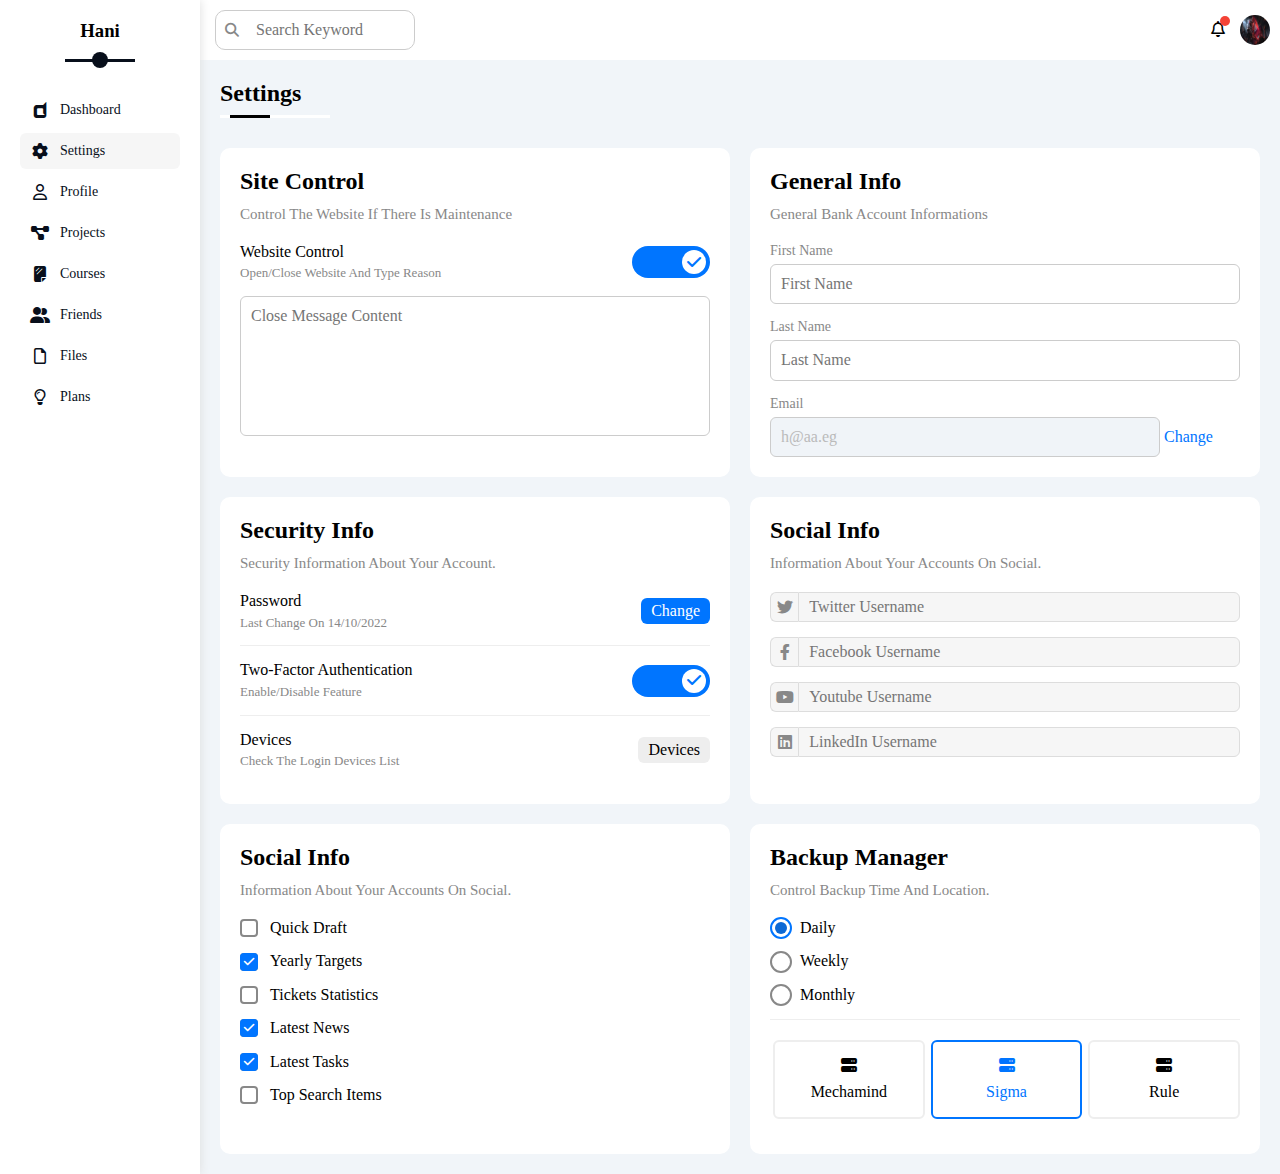
<file: settings.html>
<!DOCTYPE html>
<html lang="en" dir="ltr">
  <head>
    <meta charset="UTF-8" />
    <meta http-equiv="X-UA-Compatible" content="IE=edge" />
    <meta name="viewport" content="width=device-width, initial-scale=1.0" />
    <link rel="stylesheet" href="./sass/all.min.css" />
    <link rel="stylesheet" href="./sass/normalize.css" />
    <link rel="stylesheet" href="./sass/myframework.css" />
    <link rel="stylesheet" href="./sass/main.css" />
    <title>Settings</title>
  </head>
  <body>
    <div class="mainPage d-grid">
      <div class="board bg-white p-20 p-rel">
        <h3 class="p-rel txt-c mt-0">Hani</h3>
        <ul>
          <li>
            <a class="p-10 rad-6" href="index.html" rel="noopener noreferrer"
              ><i class="fa-brands fa-dashcube fa-fw"></i
              ><span>Dashboard</span></a
            >
          </li>
          <li>
            <a
              class="active p-10 rad-6"
              href="settings.html"
              rel="noopener noreferrer"
              ><i class="fa-solid fa-gear fa-fw"></i><span>Settings</span></a
            >
          </li>
          <li>
            <a class="p-10 rad-6" href="profile.html" rel="noopener noreferrer"
              ><i class="fa-regular fa-user fa-fw"></i><span>Profile</span></a
            >
          </li>
          <li>
            <a class="p-10 rad-6" href="projects.html" rel="noopener noreferrer"
              ><i class="fa-solid fa-diagram-project fa-fw"></i
              ><span>Projects</span></a
            >
          </li>
          <li>
            <a class="p-10 rad-6" href="courses.html" rel="noopener noreferrer"
              ><i class="fa-solid fa-sheet-plastic fa-fw"></i
              ><span>Courses</span></a
            >
          </li>
          <li>
            <a class="p-10 rad-6" href="friends.html" rel="noopener noreferrer"
              ><i class="fa-solid fa-user-group fa-fw"></i
              ><span>Friends</span></a
            >
          </li>
          <li>
            <a class="p-10 rad-6" href="files.html" rel="noopener noreferrer"
              ><i class="fa-regular fa-file fa-fw"></i><span>Files</span></a
            >
          </li>
          <li>
            <a class="p-10 rad-6" href="plans.html" rel="noopener noreferrer"
              ><i class="fa-regular fa-lightbulb fa-fw"></i
              ><span>Plans</span></a
            >
          </li>
        </ul>
      </div>
      <div class="web w-full">
        <div class="head bg-white between-flex p-10">
          <div class="inp p-rel">
            <input
              class="p-10"
              type="search"
              name="search"
              placeholder="Search Keyword"
            />
          </div>
          <div class="logs d-flex al-c">
            <span class="notif p-rel">
              <i class="fa-regular fa-bell"></i>
            </span>
            <img src="./imgs/land-pyke.jpg" alt="Img" srcset="" />
          </div>
        </div>

        <h2 class="col p-rel">Settings</h2>
        <div class="settings-page m-20 d-grid gap-20">
          <!-- Start Box -->
          <div class="p-20 bg-white rad-10">
            <h2 class="mt-0 mb-10">Site Control</h2>
            <p class="mt-0 mb-20 c-grey fs-15">
              Control The Website If There Is Maintenance
            </p>
            <div class="mb-15 between-flex">
              <div>
                <span>Website Control</span>
                <p class="c-grey mt-5 mb-0 fs-13">
                  Open/Close Website And Type Reason
                </p>
              </div>
              <div>
                <label>
                  <input class="toggle-checkbox" type="checkbox" checked />
                  <div class="toggle-switch"></div>
                </label>
              </div>
            </div>
            <textarea
              placeholder="Close Message Content"
              class="close-msg p-10 rad-6 d-block w-full"
            ></textarea>
          </div>
          <!-- End Box -->
          <!-- Start Box -->
          <div class="p-20 bg-white rad-10">
            <h2 class="mt-0 mb-10">General Info</h2>
            <p class="mt-0 mb-20 c-grey fs-15">
              General Bank Account Informations
            </p>
            <div class="mb-15">
              <label class="fs-14 c-grey d-block mb-5" for="">First Name</label>
              <input
                class="b-none b-ccc p-10 d-block rad-6 w-full"
                id="first"
                type="text"
                placeholder="First Name"
              />
            </div>
            <div class="mb-15">
              <label class="fs-14 c-grey d-block mb-5" for="">Last Name</label>
              <input
                class="b-none b-ccc p-10 d-block rad-6 w-full"
                id="last"
                type="text"
                placeholder="Last Name"
              />
            </div>
            <div>
              <label class="fs-14 c-grey d-block mb-5" for="">Email</label>
              <input
                class="b-none b-ccc p-10 d-block rad-6 w-full"
                id="email"
                type="email"
                placeholder="Email"
                value="h@aa.eg"
                disabled
              />
              <a class="c-blue" href="#">Change</a>
            </div>
          </div>
          <!-- End Box -->
          <!-- Start Box -->
          <div class="p-20 bg-white rad-10">
            <h2 class="mt-0 mb-10">Security Info</h2>
            <p class="mt-0 mb-20 c-grey fs-15">
              Security Information About Your Account.
            </p>
            <!-- 1 -->
            <div class="sec-box mb-15 between-flex">
              <div>
                <span>Password</span>
                <p class="mt-5 mb-0 c-grey fs-13">Last Change On 14/10/2022</p>
              </div>
              <a href="#" class="button btn-shape bg-blue c-white">Change</a>
            </div>
            <!-- 2 -->
            <div class="sec-box mb-15 between-flex">
              <div>
                <span>Two-Factor Authentication</span>
                <p class="mt-5 mb-0 c-grey fs-13">Enable/Disable Feature</p>
              </div>
              <label>
                <input class="toggle-checkbox" type="checkbox" checked />
                <div class="toggle-switch"></div>
              </label>
            </div>
            <!-- 3 -->
            <div class="sec-box between-flex">
              <div>
                <span>Devices</span>
                <p class="mt-5 mb-0 c-grey fs-13">
                  Check The Login Devices List
                </p>
              </div>
              <a href="#" class="button btn-shape bg-eee c-black">Devices</a>
            </div>
          </div>
          <!-- End Box -->
          <!-- Start Box -->
          <div class="social-boxes p-20 bg-white rad-10">
            <h2 class="mt-0 mb-10">Social Info</h2>
            <p class="mt-0 mb-20 c-grey fs-15">
              Information About Your Accounts On Social.
            </p>
            <!-- 1 -->
            <div class="d-flex al-c mb-15">
              <i class="fa-brands fa-twitter center-flex c-grey"></i>
              <input
                type="text"
                placeholder="Twitter Username"
                class="w-full"
              />
            </div>
            <!-- 2 -->
            <div class="d-flex al-c mb-15">
              <i class="fa-brands fa-facebook-f center-flex c-grey"></i>
              <input
                type="text"
                placeholder="Facebook Username"
                class="w-full"
              />
            </div>
            <!-- 3 -->
            <div class="d-flex al-c mb-15">
              <i class="fa-brands fa-youtube center-flex c-grey"></i>
              <input
                type="text"
                placeholder="Youtube Username"
                class="w-full"
              />
            </div>
            <!-- 4 -->
            <div class="d-flex al-c mb-15">
              <i class="fa-brands fa-linkedin center-flex c-grey"></i>
              <input
                type="text"
                placeholder="LinkedIn Username"
                class="w-full"
              />
            </div>
          </div>
          <!-- End Box -->
          <!-- Start Box -->
          <div class="widget-control p-20 bg-white rad-10">
            <h2 class="mt-0 mb-10">Social Info</h2>
            <p class="mt-0 mb-20 c-grey fs-15">
              Information About Your Accounts On Social.
            </p>
            <div class="control d-flex al-c mb-15">
              <input type="checkbox" id="one" />
              <label for="one">Quick Draft</label>
            </div>
            <div class="control d-flex al-c mb-15">
              <input type="checkbox" id="two" checked />
              <label for="two">Yearly Targets</label>
            </div>
            <div class="control d-flex al-c mb-15">
              <input type="checkbox" id="three" />
              <label for="three">Tickets Statistics</label>
            </div>
            <div class="control d-flex al-c mb-15">
              <input type="checkbox" id="four" checked />
              <label for="four">Latest News</label>
            </div>
            <div class="control d-flex al-c mb-15">
              <input type="checkbox" id="five" checked />
              <label for="five">Latest Tasks</label>
            </div>
            <div class="control d-flex al-c mb-15">
              <input type="checkbox" id="six" />
              <label for="six">Top Search Items</label>
            </div>
          </div>
          <!-- End Box -->
          <!-- Start Box -->
          <div class="backup-control p-20 bg-white rad-10">
            <h2 class="mt-0 mb-10">Backup Manager</h2>
            <p class="mt-0 mb-20 c-grey fs-15">
              Control Backup Time And Location.
            </p>
            <div class="date d-flex al-c mb-15">
              <input type="radio" id="daily" name="time" checked />
              <label for="daily">Daily</label>
            </div>
            <div class="date d-flex al-c mb-15">
              <input type="radio" id="weekly" name="time" />
              <label for="weekly">Weekly</label>
            </div>
            <div class="date d-flex al-c mb-15">
              <input type="radio" id="monthly" name="time" />
              <label for="monthly">Monthly</label>
            </div>
            <div class="servers d-flex al-c txt-c">
              <input type="radio" name="servers" id="server-one" />
              <div class="server mb-15 rad-6 w-full">
                <label class="m-15 d-block" for="server-one">
                  <i class="fa-solid fa-server d-block mb-10"></i>
                  Mechamind
                </label>
              </div>
              <input type="radio" name="servers" id="server-two" checked />
              <div class="server mb-15 rad-6 w-full">
                <label class="m-15 d-block" for="server-two">
                  <i class="fa-solid fa-server d-block mb-10"></i>
                  Sigma
                </label>
              </div>
              <input type="radio" name="servers" id="server-three" />
              <div class="server mb-15 rad-6 w-full">
                <label class="m-15 d-block" for="server-three">
                  <i class="fa-solid fa-server d-block mb-10"></i>
                  Rule
                </label>
              </div>
            </div>
          </div>
          <!-- End Box -->
        </div>
      </div>
    </div>
    <script src="/js/main.js"></script>
  </body>
</html>
</file>
<file: sass/myframework.css>
/* Start Box */
.d-block {
  display: block;
}
.d-flex {
  display: flex;
}
.d-grid {
  display: grid;
}
.space-between {
  justify-content: space-between;
}
.al-c {
  align-items: center;
}
.f-wrap {
  flex-wrap: wrap;
}
.gap-20 {
  gap: 20px;
}
@media (max-width: 767px) {
  .block-mobile {
    display: block;
  }
  .hide-mobile {
    display: none;
  }
}
/* End Box */
/* Start Margin & Padding */
.m-0 {
  margin: 0;
}
.m-5 {
  margin: 5px;
}
.m-15 {
  margin: 15px;
}
.m-20 {
  margin: 20px;
}
.mt-0 {
  margin-top: 0;
}
.mt-5 {
  margin-top: 5px;
}
.mt-10 {
  margin-top: 10px;
}
.mt-15 {
  margin-top: 15px;
}
.mt-20 {
  margin-top: 20px;
}
.mt-25 {
  margin-top: 25px;
}
.mr-10 {
  margin-right: 10px;
}
.mr-15 {
  margin-right: 15px;
}
.mb-5 {
  margin-bottom: 5px;
}
.mb-10 {
  margin-bottom: 10px;
}
.mb-15 {
  margin-bottom: 15px;
}
.mb-20 {
  margin-bottom: 20px;
}
.mb-25 {
  margin-bottom: 25px;
}
.p-5 {
  padding: 5px;
}
.p-10 {
  padding: 10px;
}
.p-15 {
  padding: 15px;
}
.p-20 {
  padding: 20px;
}
.pt-5 {
  padding-top: 5px;
}
.pt-10 {
  padding-top: 10px;
}
.pt-15 {
  padding-top: 15px;
}
.pt-20 {
  padding-top: 20px;
}
.pb-10 {
  padding-bottom: 10px;
}
.pb-15 {
  padding-bottom: 15px;
}
.pb-20 {
  padding-bottom: 20px;
}
.pl-15 {
  padding-left: 15px;
}
/* End Margin & Padding */
/* Start Font */
.txt-c {
  text-align: center;
}
.fs-16 {
  font-size: 16px;
}
.fs-15 {
  font-size: 15px;
}
.fs-14 {
  font-size: 14px;
}
.fs-13 {
  font-size: 13px;
}
.fw-normal {
  font-weight: normal;
}
.fw-bold {
  font-weight: bold;
}
.c-black {
  color: #000;
}
.c-black-50 {
  color: #484848;
}
.c-white {
  color: #fff;
}
.c-grey {
  color: #888;
}
.c-blue {
  color: #0075ff;
}
.c-orange {
  color: #f59e0b;
}
.c-green {
  color: #22c55e;
}
.c-red {
  color: #f44336;
}
@media (max-width: 767px) {
  .txt-c-mobile {
    text-align: center;
  }
}
/* End Font */
/* Start Background */
.bg-white {
  background-color: #fff;
}
.bg-eee {
  background-color: #eee;
}
.bg-blue {
  background-color: #0075ff;
}
.bg-orange {
  background-color: #f59e0b;
}
.bg-green {
  background-color: #22c55e;
}
.bg-red {
  background-color: #f44336;
}
/* End Background */
/* Start Position */
.p-rel {
  position: relative;
}
.p-aps {
  position: absolute;
}
/* End Position */
/* Start Border */
.b-none {
  border: none;
}
.b-ccc {
  border: 1px solid #ccc;
}
.b-eee {
  border: 1px solid #eee;
}
.rad-4 {
  border-radius: 4px;
}
.rad-6 {
  border-radius: 6px;
}
.rad-10 {
  border-radius: 10px;
}
.rad-half {
  border-radius: 50%;
}
/* End Border */
/* Start Width & Height */
.w-100 {
  width: 100px;
}
.w-full {
  width: 100%;
}
.w-fit {
  width: fit-content;
}
.h-100 {
  height: 100px;
}
.h-full {
  height: 100%;
}
/* End Width & Height */
/* Start Media */
@media (max-width: 767px) {
  
}
/* End Media */
/* Start Components */
.center-flex {
  display: flex;
  align-items: center;
  justify-content: center;
}
.between-flex {
  display: flex;
  align-items: center;
  justify-content: space-between;
}
.btn-shape {
  padding: 4px 10px;
  border-radius: 6px;
  cursor: pointer;
}
/* End Components */
</file>
<file: sass/main.css>
* {
  box-sizing: border-box;
  margin: 0;
  padding: 0;
}

*:focus {
  outline: none;
}

body {
  font-family: "Hanldee", cursive;
  background-color: #080f1b;
}

ul {
  list-style: none;
  padding: 0;
}

a {
  text-decoration: none;
}

::-webkit-scrollbar {
  width: 12px;
  scroll-behavior: smooth;
}

::-webkit-scrollbar-track {
  background-color: #fff;
}

::-webkit-scrollbar-thumb {
  background-color: #33d1cc;
}

::-webkit-scrollbar-thumb:hover {
  background-color: #0d69d5;
}

.mainPage {
  grid-template-columns: 200px 1fr;
  min-height: 100vh;
  background-color: #f1f5f9;
}
@media (max-width: 767px) {
  .mainPage {
    grid-template-columns: 62px 1fr;
  }
}
.mainPage .board {
  box-shadow: 0 0 10px #ddd;
}
.mainPage .board > h3 {
  margin-bottom: 50px;
}
@media (min-width: 768px) {
  .mainPage .board > h3::before, .mainPage .board > h3::after {
    content: "";
    position: absolute;
    background-color: #080f1b;
    transform: translateX(-50%);
    left: 50%;
  }
  .mainPage .board > h3::before {
    width: 70px;
    height: 3px;
    bottom: -20px;
  }
  .mainPage .board > h3::after {
    width: 16px;
    height: 16px;
    border-radius: 50%;
    bottom: -26.5px;
  }
}
.mainPage .board ul li a {
  display: flex;
  align-items: center;
  transition: 0.3s;
  margin-bottom: 5px;
  color: #080f1b;
}
.mainPage .board ul li a:hover, .mainPage .board ul li a.active {
  background-color: #f6f6f6;
}
.mainPage .board ul li a span {
  font-size: 14px;
  margin-left: 10px;
}
@media (max-width: 767px) {
  .mainPage .board {
    width: 62px;
    padding: 10px;
  }
  .mainPage .board > h3 {
    font-size: 12px;
    margin-bottom: 20px;
  }
  .mainPage .board ul li span {
    display: none;
  }
}
.mainPage .web {
  overflow: hidden;
}
.mainPage .web .head .inp::before {
  font-family: var(--fa-style-family-classic);
  content: "\f002";
  font-weight: 900;
  position: absolute;
  left: 15px;
  top: 50%;
  transform: translateY(-50%);
  font-size: 14px;
  color: #888;
}
.mainPage .web .head .inp input {
  border: 1px solid #ccc;
  border-radius: 10px;
  text-indent: 10px;
  padding-left: 30px;
  margin-left: 5px;
  width: 200px;
  transition: width 0.3s;
}
@media (max-width: 767px) {
  .mainPage .web .head .inp input {
    width: 105px;
    padding-left: 20px;
    text-indent: 5px;
  }
}
.mainPage .web .head .inp input:focus {
  width: 300px;
}
@media (max-width: 767px) {
  .mainPage .web .head .inp input:focus {
    width: 140px;
  }
}
.mainPage .web .head .inp input:focus::-moz-placeholder {
  opacity: 0;
}
.mainPage .web .head .inp input:focus:-ms-input-placeholder {
  opacity: 0;
}
.mainPage .web .head .inp input:focus::placeholder {
  opacity: 0;
}
.mainPage .web .head .logs .notif::before {
  content: "";
  position: absolute;
  width: 10px;
  height: 10px;
  right: -5px;
  top: -5px;
  border-radius: 50%;
  background-color: #f44336;
}
.mainPage .web .head .logs svg {
  cursor: pointer;
  font-size: 18px;
}
.mainPage .web .head .logs img {
  width: 30px;
  height: 30px;
  border-radius: 50%;
  margin-left: 15px;
  cursor: pointer;
}
.mainPage .web .col {
  margin: 20px 20px 40px;
  position: relative;
}
.mainPage .web .col::after, .mainPage .web .col::before {
  content: "";
  position: absolute;
  height: 3px;
  left: 0;
  bottom: -10px;
}
.mainPage .web .col::before {
  width: 110px;
  background-color: #fff;
}
.mainPage .web .col::after {
  width: 40px;
  background-color: #000;
  left: 10px;
}
.mainPage .web .cap {
  grid-template-columns: repeat(auto-fill, minmax(450px, 1fr));
  margin: 0 20px;
}
@media (max-width: 767px) {
  .mainPage .web .cap {
    grid-template-columns: minmax(200px, 1fr);
    margin: 0 10px;
    gap: 10px;
  }
}
.mainPage .web .cap .welcome {
  overflow: hidden;
}
.mainPage .web .cap .welcome .head-line img {
  max-width: 50%;
  margin-bottom: 30px;
  border-radius: 6px;
}
.mainPage .web .cap .welcome .avatar {
  width: 64px;
  height: 64px;
  border: 2px solid #fff;
  border-radius: 50%;
  box-shadow: 0 0 7px #ddd;
  margin-top: -32px;
  margin-left: 20px;
  padding: 2px;
}
.mainPage .web .cap .welcome .items {
  border-top: 1px solid #eee;
  border-bottom: 1px solid #eee;
}
.mainPage .web .cap .welcome .items .item {
  flex: 1;
}
.mainPage .web .cap .welcome .visit {
  margin: 5px 15px 15px auto;
  transition: 0.4s;
}
.mainPage .web .cap .welcome .visit:hover {
  background-color: #0d69d5;
}
@media (max-width: 767px) {
  .mainPage .web .cap .welcome .head-line {
    padding-bottom: 30px;
  }
  .mainPage .web .cap .welcome .avatar {
    margin-left: 0;
  }
  .mainPage .web .cap .welcome .items > div:not(:last-child) {
    margin-bottom: 20px;
  }
}
.mainPage .web .cap .quick-draft textarea {
  resize: none;
  min-height: 150px;
}
.mainPage .web .cap .quick-draft .save {
  margin-left: auto;
  cursor: pointer;
  transition: 0.4s;
}
.mainPage .web .cap .quick-draft .save:hover {
  background-color: #0d69d5;
}
.mainPage .web .cap .targets .target-row .icon {
  width: 70px;
  height: 70px;
  margin-right: 15px;
}
.mainPage .web .cap .targets .details {
  flex: 1;
}
.mainPage .web .cap .targets .details .progress {
  height: 4px;
}
.mainPage .web .cap .targets .details .progress > span {
  position: absolute;
  left: 0;
  top: 0;
  height: 100%;
}
.mainPage .web .cap .targets .details .progress > span span {
  position: absolute;
  right: -16px;
  bottom: 16px;
  color: #fff;
  padding: 2px 5px;
  border-radius: 6px;
  font-size: 12px;
}
.mainPage .web .cap .targets .details .progress > span span::after {
  content: "";
  position: absolute;
  border-color: transparent;
  border-width: 5px;
  border-style: solid;
  bottom: -10px;
  left: 50%;
  transform: translateX(-50%);
}
.mainPage .web .cap .targets .details .progress > .blue span {
  border-top-color: #0075ff;
}
.mainPage .web .cap .targets .details .progress > .orange span {
  border-top-color: #f59e0b;
}
.mainPage .web .cap .targets .details .progress > .green span {
  border-top-color: #22c55e;
}
.mainPage .web .cap .targets .blue .icon,
.mainPage .web .cap .targets .blue .progress {
  background-color: rgba(0, 117, 255, 0.2);
}
.mainPage .web .cap .targets .orange .icon,
.mainPage .web .cap .targets .orange .progress {
  background-color: rgba(245, 158, 11, 0.2);
}
.mainPage .web .cap .targets .green .icon,
.mainPage .web .cap .targets .green .progress {
  background-color: rgba(34, 197, 94, 0.2);
}
.mainPage .web .cap .targets .red .icon,
.mainPage .web .cap .targets .red .progress {
  background-color: rgba(245, 88, 68, 0.2);
}
.mainPage .web .cap .tickets .box {
  border: 1px solid #ccc;
  width: calc(50% - 10px);
}
@media (max-width: 767px) {
  .mainPage .web .cap .tickets .box {
    width: 100%;
  }
}
@media (max-width: 767px) {
  .mainPage .web .cap .latest .news-row {
    display: block;
  }
  .mainPage .web .cap .latest .news-row .label {
    margin: 20px auto;
    width: -webkit-fit-content;
    width: -moz-fit-content;
    width: fit-content;
  }
}
.mainPage .web .cap .latest .news-row .info {
  flex-grow: 1;
}
.mainPage .web .cap .latest .news-row .info h3 {
  margin: 0 0 6px;
  font-size: 16px;
}
.mainPage .web .cap .latest .news-row img {
  width: 100px;
  border-radius: 6px;
  margin-right: 15px;
}
.mainPage .web .cap .latest .news-row:not(:last-of-type) {
  margin-bottom: 20px;
  padding-bottom: 20px;
  border-bottom: 1px solid #eee;
}
.mainPage .web .cap .tasks .task-row:not(:last-of-type) {
  margin-bottom: 15px;
  padding-bottom: 15px;
  border-bottom: 1px solid #eee;
}
.mainPage .web .cap .tasks .info {
  flex-grow: 1;
}
.mainPage .web .cap .tasks .done {
  opacity: 0.3;
}
.mainPage .web .cap .tasks .done h3, .mainPage .web .cap .tasks .done p {
  text-decoration: line-through;
}
.mainPage .web .cap .tasks .delete {
  cursor: pointer;
  transition: 0.3s;
}
.mainPage .web .cap .tasks .delete:hover {
  color: #f44336;
}
.mainPage .web .cap .latest-upload ul li:not(:last-child) {
  border-bottom: 1px solid #eee;
}
.mainPage .web .cap .latest-upload ul li img {
  width: 45px;
  height: 45px;
}
.mainPage .web .cap .last-project ul::before {
  content: "";
  position: absolute;
  left: 11px;
  width: 2px;
  height: 100%;
  background-color: #0075ff;
}
.mainPage .web .cap .last-project ul li::before {
  content: "";
  width: 20px;
  height: 20px;
  display: block;
  border-radius: 50%;
  background-color: #fff;
  border: 2px solid #fff;
  outline: 2px solid #0075ff;
  margin-right: 15px;
  z-index: 1;
}
.mainPage .web .cap .last-project ul li.done::before {
  background-color: blue;
  z-index: 4;
}
.mainPage .web .cap .last-project ul li.current::before {
  -webkit-animation: change-color 0.8s infinite alternate;
          animation: change-color 0.8s infinite alternate;
}
.mainPage .web .cap .last-project .launch-ic {
  position: absolute;
  width: 140px;
  right: 20px;
  bottom: 20px;
  opacity: 0.2;
}
.mainPage .web .cap .reminders ul li .key {
  width: 15px;
  height: 15px;
}
.mainPage .web .cap .reminders ul li > .blue {
  border-left: 2px solid #0075ff;
}
.mainPage .web .cap .reminders ul li > .orange {
  border-left: 2px solid #f59e0b;
}
.mainPage .web .cap .reminders ul li > .green {
  border-left: 2px solid #22c55e;
}
.mainPage .web .cap .reminders ul li > .red {
  border-left: 2px solid #f44336;
}
.mainPage .web .cap .latest-post .avatar {
  width: 48px;
  height: 48px;
}
.mainPage .web .cap .latest-post .post-content {
  text-transform: capitalize;
  line-height: 1.8;
  border-top: 1px solid #eee;
  border-bottom: 1px solid #eee;
  min-height: 140px;
}
.mainPage .web .cap .social-media .box {
  padding-left: 70px;
}
.mainPage .web .cap .social-media .box i {
  position: absolute;
  width: 52px;
  top: 0;
  left: 0;
  transition: 0.3s;
}
.mainPage .web .cap .social-media .box i:hover {
  transform: rotate(5deg);
}
.mainPage .web .cap .social-media .twitter {
  background-color: rgba(29, 161, 242, 0.2);
  color: #1da1f2;
}
.mainPage .web .cap .social-media .twitter i, .mainPage .web .cap .social-media .twitter a {
  background-color: #1da1f2;
}
.mainPage .web .cap .social-media .linkedin {
  background-color: rgba(0, 119, 181, 0.2);
  color: rgb(0, 119, 181);
}
.mainPage .web .cap .social-media .linkedin i, .mainPage .web .cap .social-media .linkedin a {
  background-color: #0077b5;
}
.mainPage .web .cap .social-media .youtube {
  background-color: rgba(255, 0, 0, 0.2);
  color: rgb(255, 0, 0);
}
.mainPage .web .cap .social-media .youtube i, .mainPage .web .cap .social-media .youtube a {
  background-color: #ff0000;
}
.mainPage .web .cap .social-media .facebook {
  background-color: rgba(24, 119, 242, 0.2);
  color: rgb(24, 119, 242);
}
.mainPage .web .cap .social-media .facebook i, .mainPage .web .cap .social-media .facebook a {
  background-color: #1877f2;
}
@-webkit-keyframes change-color {
  from {
    background-color: blue;
  }
  to {
    background-color: #fff;
  }
}
@keyframes change-color {
  from {
    background-color: blue;
  }
  to {
    background-color: #fff;
  }
}
.mainPage .web .projects .resp-table {
  overflow-x: auto;
}
.mainPage .web .projects table {
  min-width: 1000px;
  border-spacing: 0;
}
.mainPage .web .projects table thead td {
  background-color: #eee;
  font-weight: bold;
}
.mainPage .web .projects table td {
  padding: 15px;
}
.mainPage .web .projects table tbody tr:hover {
  background-color: #Faf7f7;
}
.mainPage .web .projects table tbody td {
  border-bottom: 1px solid #eee;
  border-left: 1px solid #eee;
  transition: 0.3s;
}
.mainPage .web .projects table tbody td:last-child {
  border-right: 1px solid #eee;
}
.mainPage .web .projects table img {
  width: 32px;
  height: 32px;
  border-radius: 50%;
  padding: 2px;
  background-color: #fff;
}
.mainPage .web .projects table img:not(:first-child) {
  margin-left: -15px;
}

.settings-page {
  grid-template-columns: repeat(auto-fill, minmax(450px, 1fr));
}
.settings-page :disabled {
  cursor: no-drop;
  background-color: #f0f4f8;
  color: #bbb;
}
.settings-page .close-msg {
  border: 1px solid #ccc;
  resize: none;
  min-height: 140px;
}
.settings-page #email {
  display: inline-flex;
  width: calc(100% - 80px);
}
.settings-page .sec-box {
  padding-bottom: 15px;
}
.settings-page .sec-box:not(:last-of-type) {
  border-bottom: 1px solid #eee;
}
.settings-page .sec-box .button {
  transition: 0.4s;
}
.settings-page .sec-box .button:hover {
  background-color: #0d69d5;
}
.settings-page .social-boxes i, .settings-page .social-boxes input {
  height: 30px;
  border: 1px solid #ddd;
  background-color: #f6f6f6;
}
.settings-page .social-boxes i {
  width: 30px;
  border-right: none;
  border-radius: 6px 0 0 6px;
  transition: 0.4s;
}
.settings-page .social-boxes input {
  padding-left: 10px;
  border-radius: 0 6px 6px 0;
}
.settings-page .social-boxes > div:focus-within i {
  color: #000;
}
.settings-page .widget-control .control input[type=checkbox] {
  -webkit-appearance: none;
  -moz-appearance: none;
       appearance: none;
}
.settings-page .widget-control .control input[type=checkbox]:checked + label::after {
  transform: scale(1);
}
.settings-page .widget-control .control label {
  position: relative;
  padding-left: 30px;
  cursor: pointer;
}
.settings-page .widget-control .control label::before, .settings-page .widget-control .control label::after {
  position: absolute;
  left: 0;
  top: 50%;
  margin-top: -9px;
  border-radius: 4px;
}
.settings-page .widget-control .control label::before {
  content: "";
  width: 14px;
  height: 14px;
  border: 2px solid #888;
}
.settings-page .widget-control .control label:hover::before {
  border-color: #0d69d5;
}
.settings-page .widget-control .control label::after {
  font-family: var(--fa-style-family-classic);
  font-weight: 900;
  content: "\f00c";
  background-color: #0075ff;
  color: #fff;
  font-size: 12px;
  width: 18px;
  height: 18px;
  display: flex;
  justify-content: center;
  align-items: center;
  transform: scale(0) rotate(1turn);
  transition: 0.4s;
}
.settings-page .backup-control input[type=radio] {
  -webkit-appearance: none;
  -moz-appearance: none;
       appearance: none;
}
.settings-page .backup-control .date label {
  position: relative;
  cursor: pointer;
  padding-left: 30px;
  display: flex;
  align-items: center;
}
.settings-page .backup-control .date label::before, .settings-page .backup-control .date label::after {
  content: "";
  position: absolute;
  border-radius: 50%;
}
.settings-page .backup-control .date label::before {
  top: 50%;
  left: 0;
  width: 18px;
  height: 18px;
  margin-top: -11px;
  border: 2px solid #888;
}
.settings-page .backup-control .date label::after {
  width: 12px;
  height: 12px;
  background-color: #0d69d5;
  left: 5px;
  transition: 0.4s;
  transform: scale(0);
}
.settings-page .backup-control .servers {
  border-top: 1px solid #eee;
  padding-top: 20px;
  gap: 3px;
}
.settings-page .backup-control .servers .server {
  border: 2px solid #eee;
  position: relative;
  transition: 0.4s;
}
.settings-page .backup-control .servers .server label {
  cursor: pointer;
}
.settings-page .backup-control .servers input[type=radio]:checked + .server {
  border-color: #0075ff;
  color: #0075ff;
}
@media (max-width: 767px) {
  .settings-page .backup-control .servers {
    flex-wrap: wrap;
  }
}
.settings-page .date input[type=radio]:checked + label::before {
  border-color: #0075ff;
}
.settings-page .date input[type=radio]:checked + label::after {
  transform: scale(1);
}

@media (max-width: 767px) {
  .settings-page {
    grid-template-columns: minmax(100px, 1fr);
    margin-left: 10px;
    margin-right: 10px;
    gap: 10px;
  }
}
.toggle-checkbox {
  -webkit-appearance: none;
  -moz-appearance: none;
       appearance: none;
  display: none;
}

.toggle-switch {
  background-color: #ccc;
  width: 78px;
  height: 32px;
  border-radius: 16px;
  position: relative;
  cursor: pointer;
}

.toggle-switch::before {
  font-family: var(--fa-style-family-classic);
  content: "\f00d";
  font-weight: 900;
  position: absolute;
  width: 24px;
  height: 24px;
  top: 4px;
  left: 4px;
  border-radius: 50%;
  display: flex;
  justify-content: center;
  align-items: center;
  background-color: #fff;
  color: #aaa;
  transition: 0.3s;
}

.toggle-checkbox:checked + .toggle-switch {
  background-color: #0075ff;
}

.toggle-checkbox:checked + .toggle-switch::before {
  content: "\f00c";
  left: 50px;
  color: #0075ff;
}

@media (max-width: 767px) {
  .profile-page .overview {
    flex-direction: column;
  }
}
@media (min-width: 768px) {
  .profile-page .avatar-box {
    border: 1px solid #eee;
  }
}
.profile-page .avatar-box {
  width: 300px;
}
.profile-page .avatar-box > img {
  width: 120px;
  height: 120px;
}
.profile-page .avatar-box .level {
  width: 70%;
  overflow: hidden;
  height: 8px;
  margin: auto;
}
.profile-page .avatar-box .level span {
  position: absolute;
  left: 0;
  top: 0;
  height: 100%;
  background-color: #0075ff;
  border-radius: 6px;
}
.profile-page .info-box .box {
  flex-wrap: wrap;
  border-bottom: 1px solid #eee;
  transition: 0.4s;
}
.profile-page .info-box .box:hover {
  background-color: #f8f8f8;
}
.profile-page .info-box .box > div {
  min-width: 250px;
  padding-top: 10px;
}
@media (max-width: 767px) {
  .profile-page .info-box .box .toggle-switch {
    margin: auto;
  }
}
.profile-page .info-box .box .toggle-switch {
  width: 74px;
  height: 26px;
}
.profile-page .info-box .box .toggle-switch::before {
  width: 20px;
  height: 20px;
  top: 3px;
}
@media (max-width: 767px) {
  .profile-page .other-date {
    flex-direction: column;
  }
}
.profile-page .skills-card {
  flex-grow: 1;
}
.profile-page .skills-card ul li {
  padding: 15px 0;
}
.profile-page .skills-card ul li:not(:last-child) {
  border-bottom: 1px solid #eee;
}
.profile-page .skills-card ul li span {
  display: inline-block;
  padding: 4px 11px;
  background: #ccc;
  border-radius: 6px;
}
.profile-page .skills-card ul li span:not(:last-child) {
  margin: 0 7px 0 0;
}
.profile-page .activities {
  flex-grow: 2;
}
.profile-page .activities .activity:not(:last-of-type) {
  border-bottom: 1px solid #eee;
  padding-bottom: 20px;
  margin-bottom: 20px;
}
.profile-page .activities .activity img {
  width: 64px;
  height: 64px;
  border-radius: 50%;
  margin-right: 10px;
}
@media (min-width: 768px) {
  .profile-page .activities .activity .date {
    text-align: center;
    margin-left: auto;
  }
}
@media (max-width: 767px) {
  .profile-page .activities .activity img {
    margin-right: 0;
  }
}
@media (max-width: 767px) {
  .profile-page .activity {
    flex-direction: column;
    gap: 10px;
  }
}

.projects-page {
  grid-template-columns: repeat(auto-fill, minmax(450px, 1fr));
}
.projects-page .project .date {
  position: absolute;
  top: 10px;
  right: 10px;
}
.projects-page .project h4 {
  font-weight: normal;
}
.projects-page .project .team {
  position: relative;
  min-height: 90px;
}
.projects-page .project .team a {
  position: absolute;
  left: 0;
  bottom: 0;
}
.projects-page .project .team a:nth-child(2) {
  left: 25px;
}
.projects-page .project .team a:nth-child(3) {
  left: 50px;
}
.projects-page .project .team a:nth-child(4) {
  left: 75px;
}
.projects-page .project .team a:nth-child(5) {
  left: 100px;
}
.projects-page .project .team a:hover {
  z-index: 100;
}
.projects-page .project .team a img {
  width: 40px;
  height: 40px;
  border: 2px solid #fff;
  border-radius: 50%;
}
.projects-page .project .techs {
  justify-content: flex-end;
  padding-top: 15px;
  margin-top: 15px;
  border-top: 1px solid #eee;
}
.projects-page .project .techs span {
  padding: 3px 8px;
  margin-left: 5px;
  width: -webkit-fit-content;
  width: -moz-fit-content;
  width: fit-content;
}
@media (max-width: 767px) {
  .projects-page .project .techs {
    flex-direction: column;
    gap: 10px;
    justify-content: center;
    align-items: center;
  }
}
.projects-page .project .info {
  border-top: 1px solid #eee;
  margin-top: 15px;
  padding-top: 15px;
}
.projects-page .project .info .prog {
  height: 8px;
  width: 260px;
  border-radius: 6px;
  position: relative;
}
.projects-page .project .info .prog span {
  position: absolute;
  top: 0;
  left: 0;
  width: 100%;
  height: 100%;
  border-radius: 6px;
}
@media (max-width: 767px) {
  .projects-page .project .info {
    flex-direction: column;
    gap: 10px;
  }
}

@media (max-width: 767px) {
  .projects-page {
    grid-template-columns: minmax(200px, 1fr);
    margin: 0 10px;
    gap: 10px;
  }
}
.courses-page {
  grid-template-columns: repeat(auto-fill, minmax(300px, 1fr));
}
.courses-page .course {
  overflow: hidden;
}
.courses-page .course .cover {
  max-width: 100%;
}
.courses-page .course .instructor {
  position: absolute;
  top: 20px;
  left: 20px;
  width: 64px;
  height: 64px;
  border-radius: 50%;
  border: 2px solid #fff;
}
.courses-page .course .description {
  line-height: 1.6;
}
.courses-page .course .info {
  border-top: 1px solid #eee;
}
.courses-page .course .info .title {
  position: absolute;
  left: 50%;
  top: -11px;
  transform: translateX(-50%);
  font-size: 12px;
}

@media (max-width: 767px) {
  .courses-page {
    grid-template-columns: minmax(200px, 1fr);
    margin: 0 10px;
    gap: 10px;
  }
}
.friends-page {
  grid-template-columns: repeat(auto-fill, minmax(300px, 1fr));
}
.friends-page .contact {
  position: absolute;
  left: 10px;
  top: 10px;
}
.friends-page .contact i {
  background-color: #eee;
  color: #666;
  padding: 10px;
  font-size: 13px;
  border-radius: 50%;
  cursor: pointer;
  transition: 0.4s;
}
.friends-page .contact i:hover {
  background-color: #0075ff;
  color: #fff;
}
.friends-page .icons {
  border-top: 1px solid #eee;
  border-bottom: 1px solid #eee;
  margin-top: 10px;
  margin-bottom: 15px;
  padding: 15px 0;
}
.friends-page .icons i {
  margin-right: 5px;
}
.friends-page .icons .vip {
  position: absolute;
  right: 0;
  top: 50%;
  transform: translateY(-50%);
  font-size: 34px;
  opacity: 0.4;
}

@media (max-width: 767px) {
  .friends-page {
    grid-template-columns: minmax(200px, 1fr);
    margin: 0 10px;
    gap: 10px;
  }
}
.files-page {
  flex-direction: row-reverse;
  align-items: flex-start;
}
.files-page .files-stats {
  min-width: 260px;
}
.files-page .files-stats .icon {
  width: 40px;
  height: 40px;
  margin-right: 10px;
}
.files-page .files-stats .size {
  margin-left: auto;
}
.files-page .files-stats .blue {
  background-color: rgba(0, 119, 255, 0.2);
}
.files-page .files-stats .green {
  background-color: rgba(34, 197, 94, 0.2);
}
.files-page .files-stats .orange {
  background-color: rgba(245, 159, 11, 0.2);
}
.files-page .files-stats .red {
  background-color: rgba(244, 67, 54, 0.2);
}
.files-page .files-stats .upload {
  margin: 15px auto 0;
  padding: 10px 15px;
  transition: 0.4s;
}
.files-page .files-stats .upload:hover {
  background-color: #0d69d5;
}
.files-page .files-stats .upload:hover i {
  -webkit-animation: pump-up 0.8s infinite;
          animation: pump-up 0.8s infinite;
}
@-webkit-keyframes pump-up {
  0%, 100% {
    transform: translateY(0);
  }
  50% {
    transform: translateY(-5px);
  }
}
@keyframes pump-up {
  0%, 100% {
    transform: translateY(0);
  }
  50% {
    transform: translateY(-5px);
  }
}
.files-page .files-content {
  grid-template-columns: repeat(auto-fill, minmax(200px, 1fr));
  flex: 1;
}
.files-page .files-content .file:hover {
  box-shadow: 0 50px 61px 61px #eb2011, 0 1px 51px 25px #fa6a31, 0 10px 61px 35px #1d5522, 0 5px 61px 45px #ff3b3b, 0 10px 71px 55px #520ecf;
}
.files-page .files-content .file:hover img {
  transform: rotate(-6deg);
}
.files-page .files-content .file i {
  cursor: pointer;
}
.files-page .files-content .file img {
  width: 64px;
  height: 64px;
  transition: 0.4s;
}
.files-page .files-content .file .info {
  border-top: 1px solid #eee;
}
@media (max-width: 767px) {
  .files-page {
    flex-direction: column;
    align-items: normal;
  }
}
.plans-page {
  grid-template-columns: repeat(auto-fill, minmax(350px, 1fr));
}
.plans-page .plan .top {
  border: 3px solid #fff;
  outline: 3px solid transparent;
}
.plans-page .plan.green .top {
  outline-color: #22c55e;
}
.plans-page .plan.orange .top {
  outline-color: #f59e0b;
}
.plans-page .plan.blue .top {
  outline-color: #0075ff;
}
.plans-page .plan .price {
  position: relative;
  font-size: 32px;
  width: -webkit-fit-content;
  width: -moz-fit-content;
  width: fit-content;
  margin: auto;
}
.plans-page .plan .price span {
  position: absolute;
  left: -20px;
  top: 0;
  font-size: 26px;
}
.plans-page .plan ul {
  margin: 10px 0;
}
.plans-page .plan ul li {
  padding: 15px 0;
  display: flex;
  align-items: center;
  font-size: 15px;
  border-bottom: 1px solid #eee;
}
.plans-page .plan ul li .yes {
  color: #22c55e;
}
.plans-page .plan ul li i {
  position: relative;
  transition: 0.8s;
}
.plans-page .plan ul li i:hover:after {
  content: "This Access All Thing";
  position: absolute;
  width: 50px;
  height: 25px;
  top: -5px;
  right: -80px;
  background-color: #ddd;
  border-radius: 4px;
}
.plans-page .plan ul li i:not(.yes, .help) {
  color: #f44336;
}
.plans-page .plan ul li i:first-child {
  font-size: 18px;
  margin-right: 5px;
}
.plans-page .plan ul li .help {
  color: #888;
  margin-left: auto;
  cursor: pointer;
}

@media (max-width: 767px) {
  .plans-page {
    grid-template-columns: minmax(230px, 1fr);
    gap: 10px;
    margin: 0 10px;
  }
}/*# sourceMappingURL=main.css.map */
</file>
